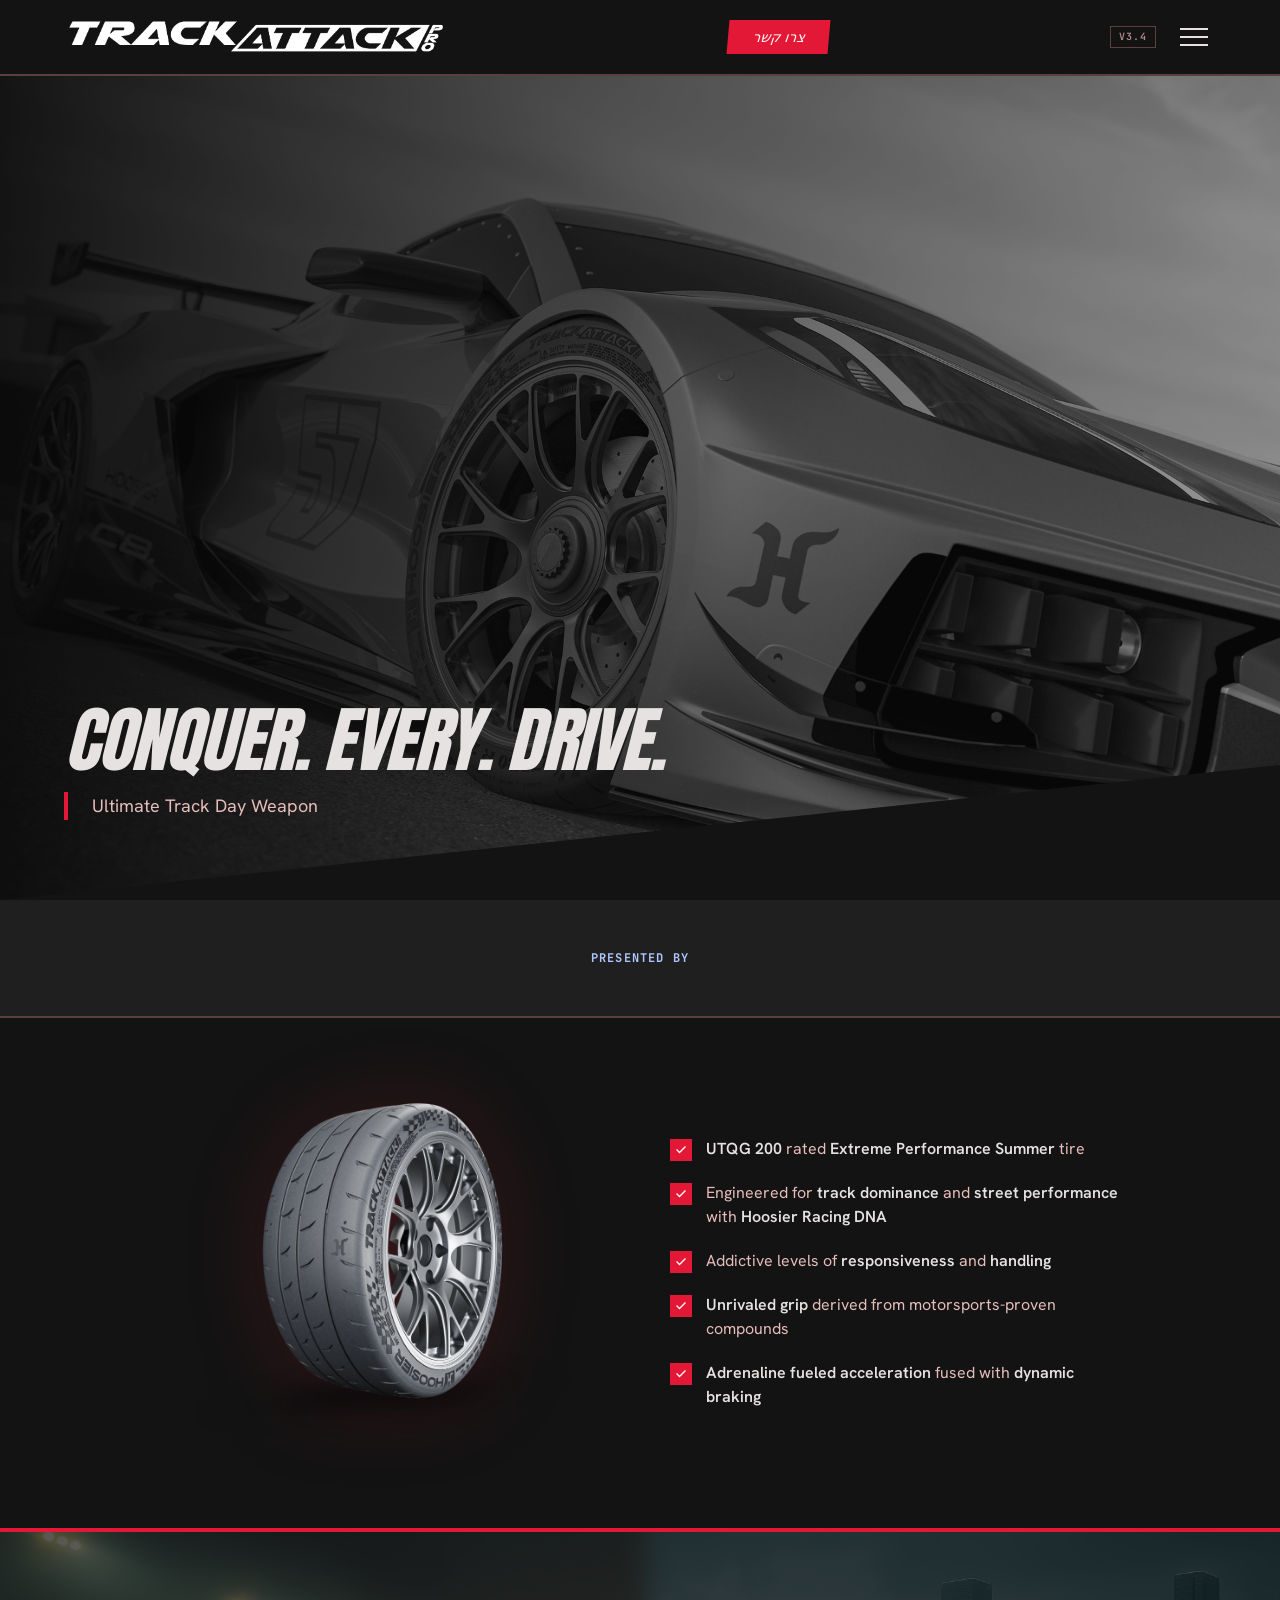
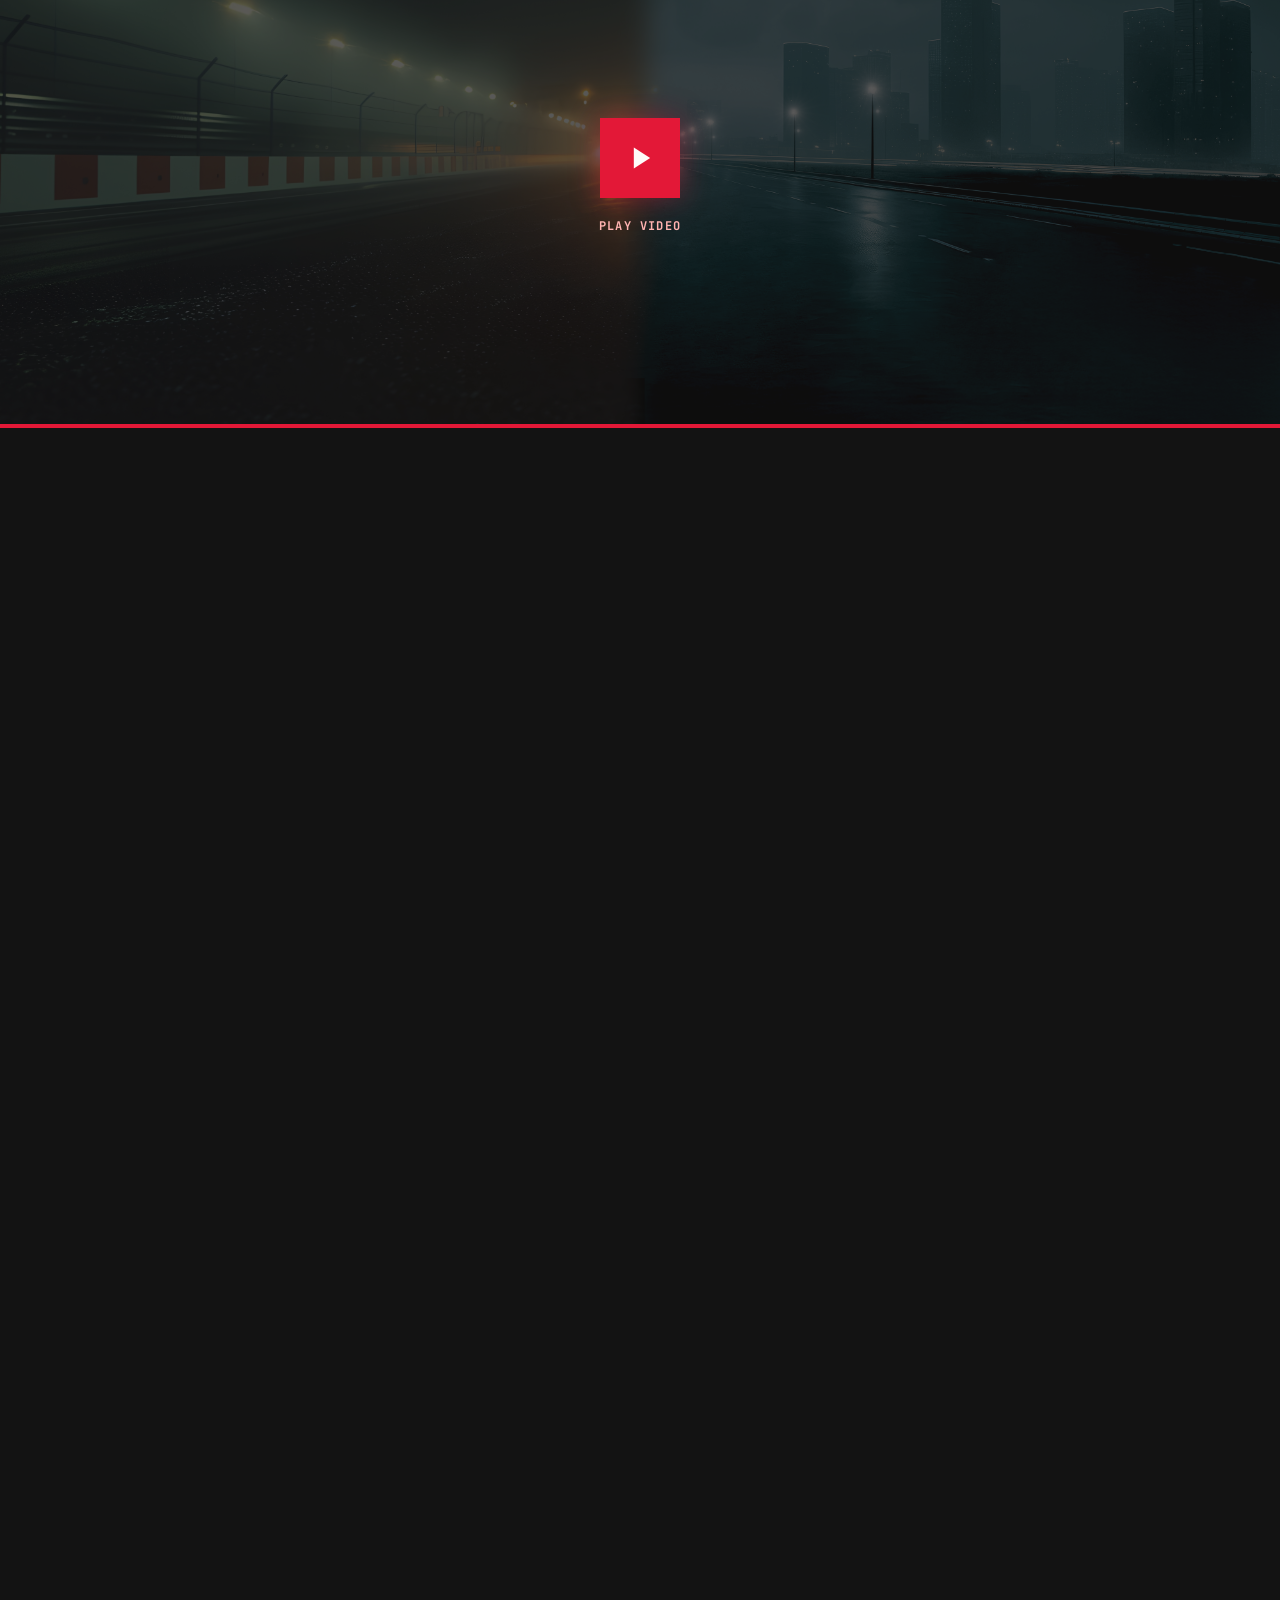
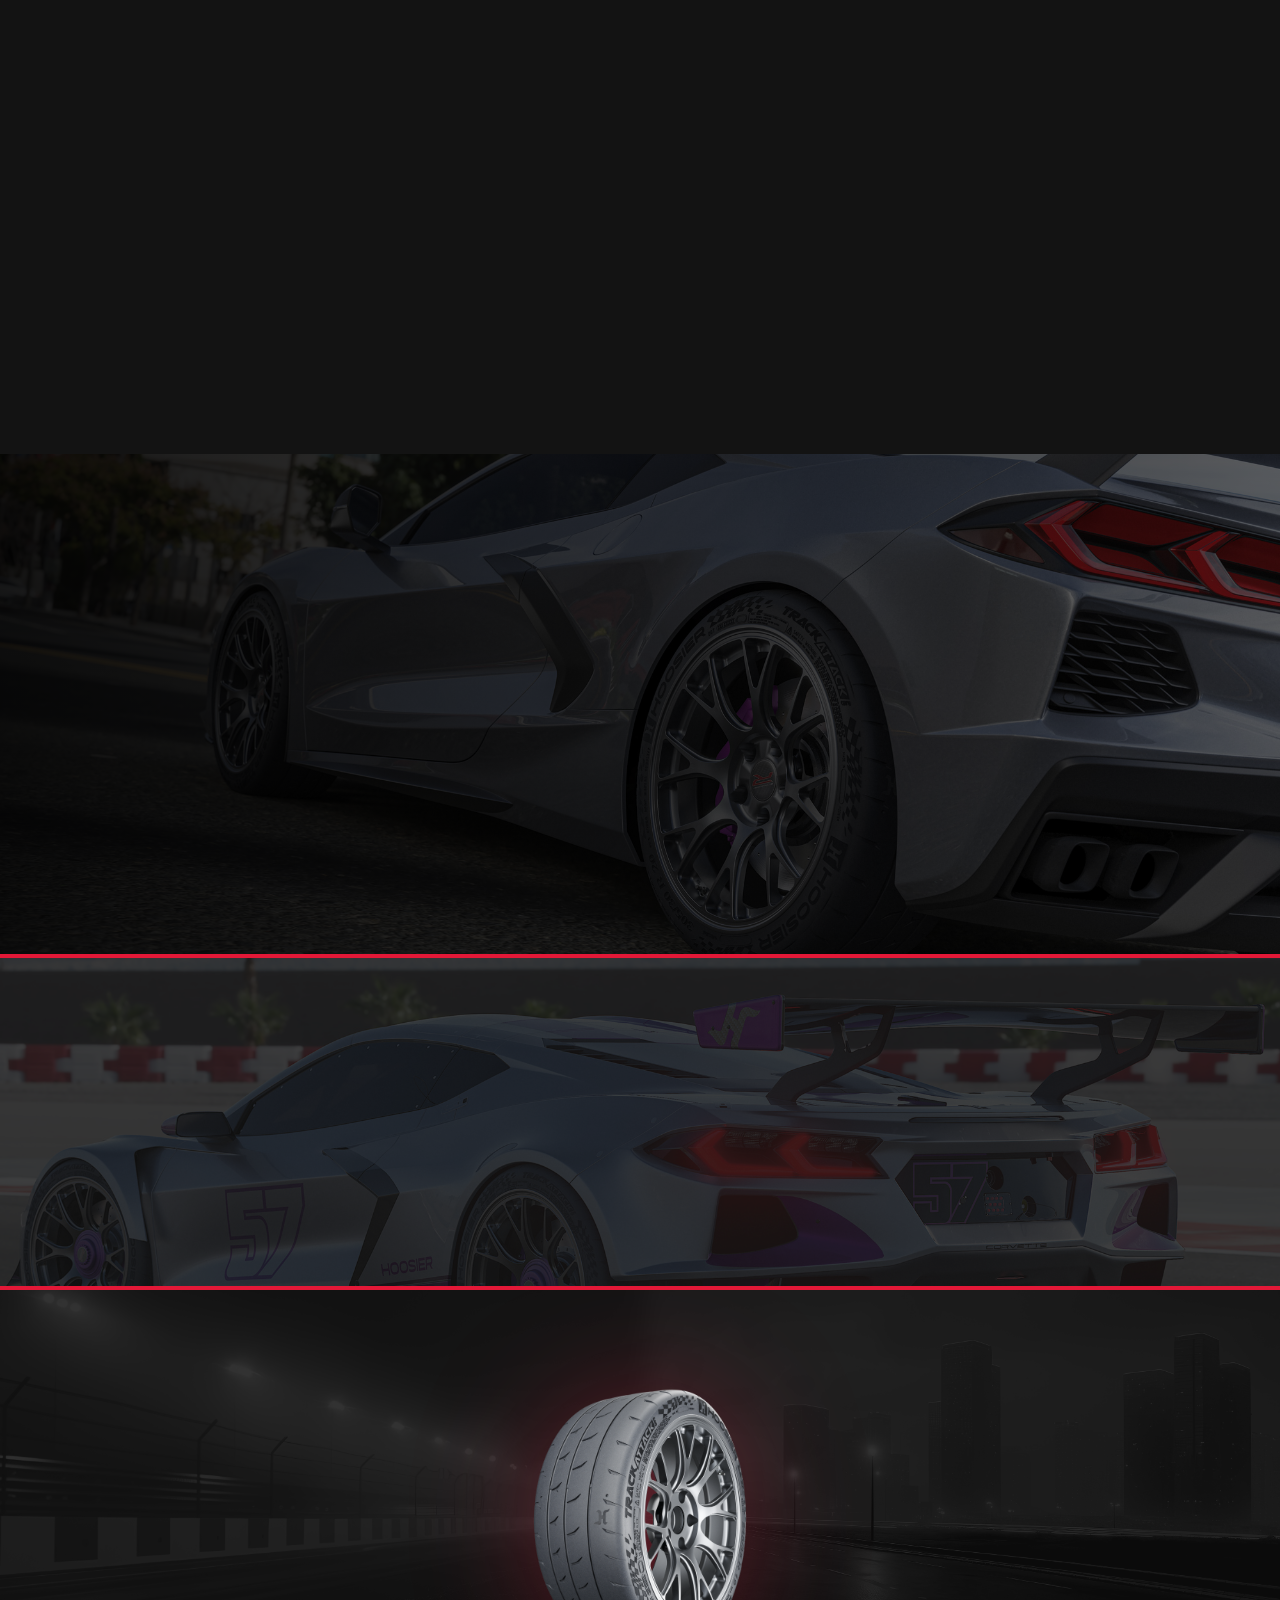
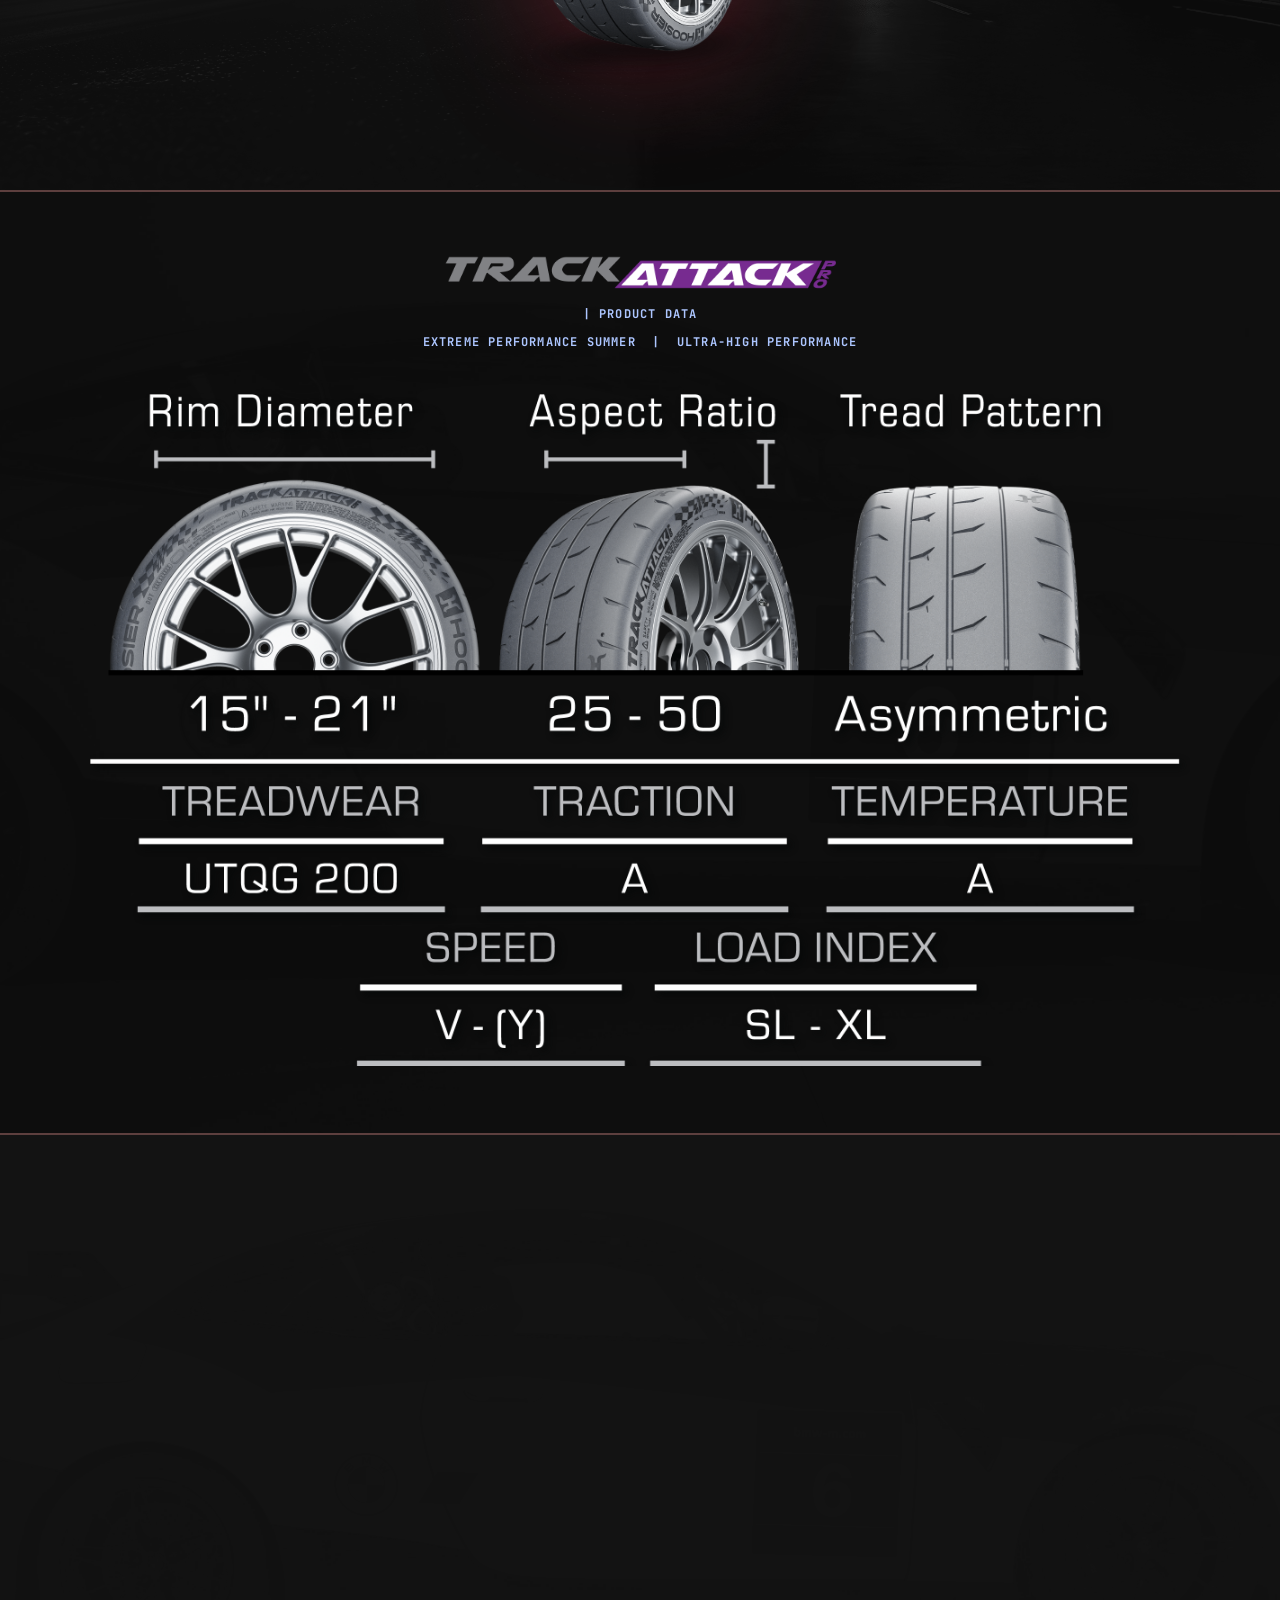
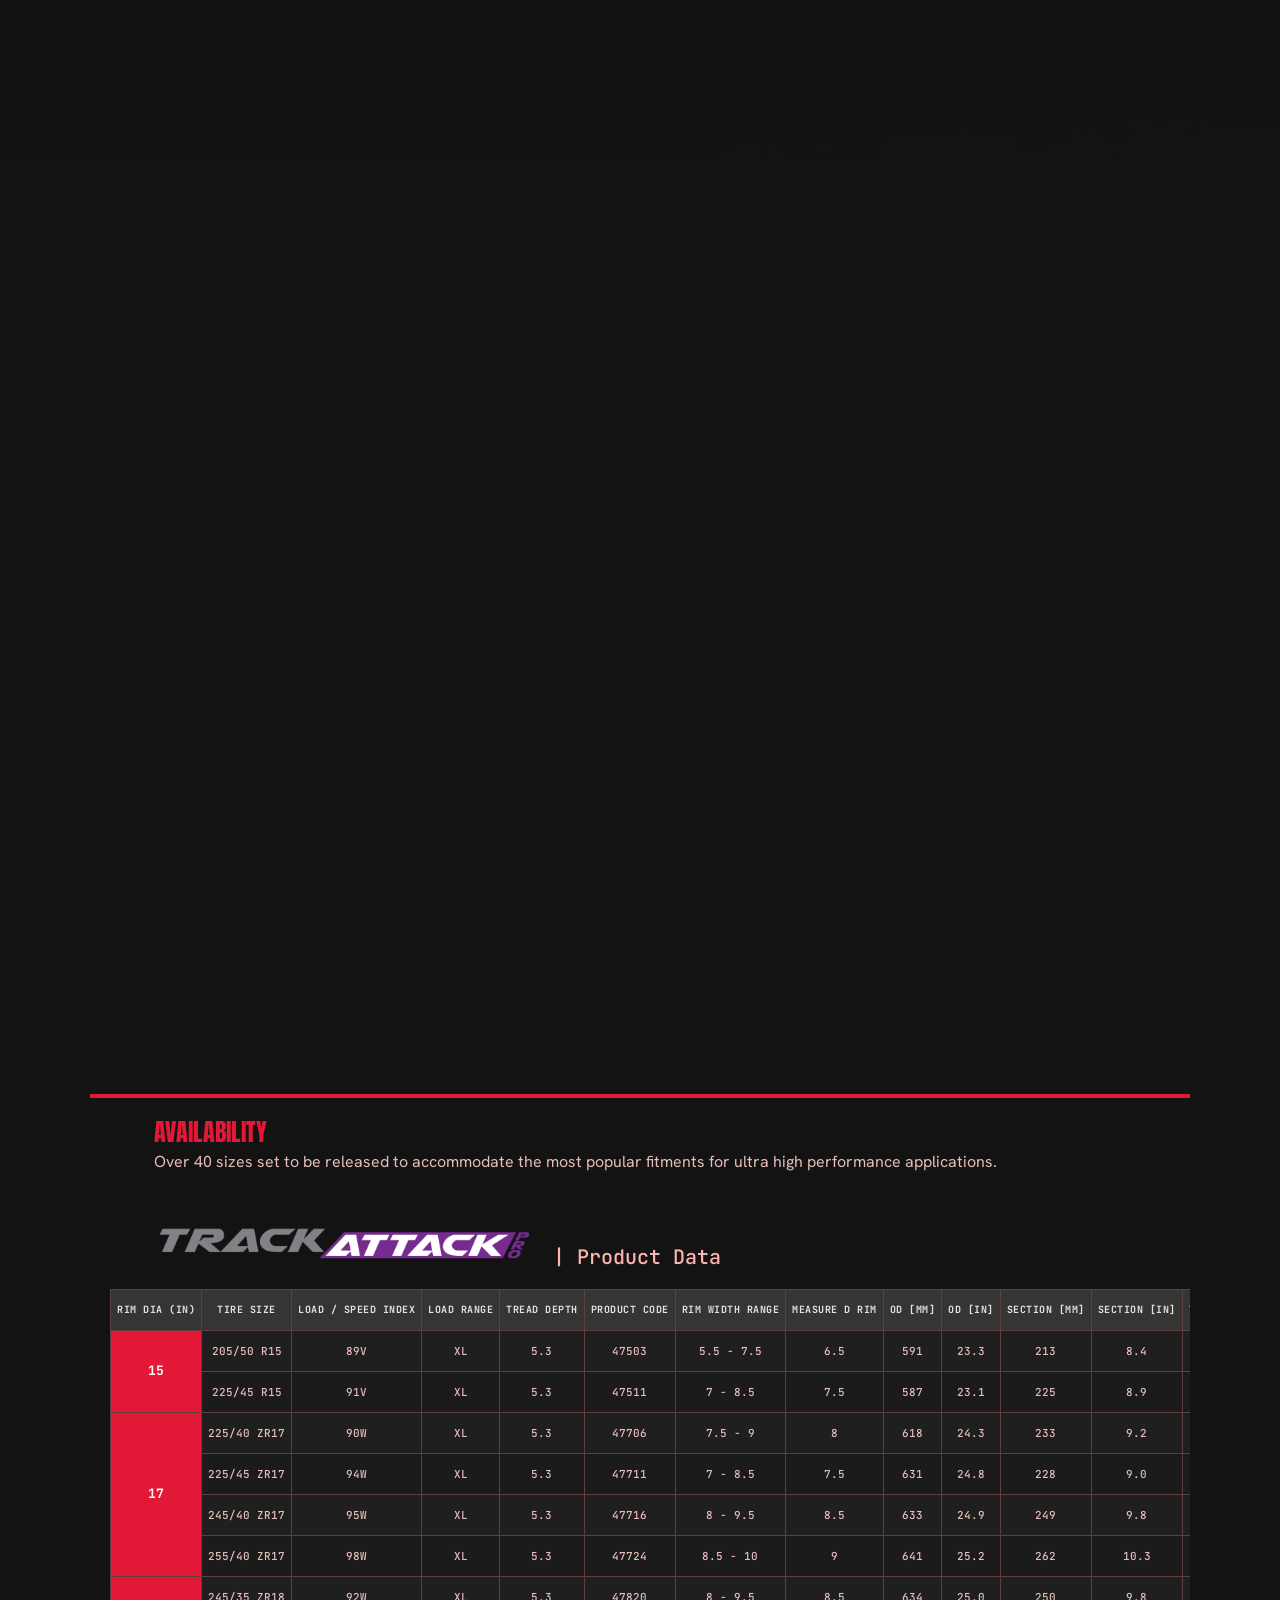
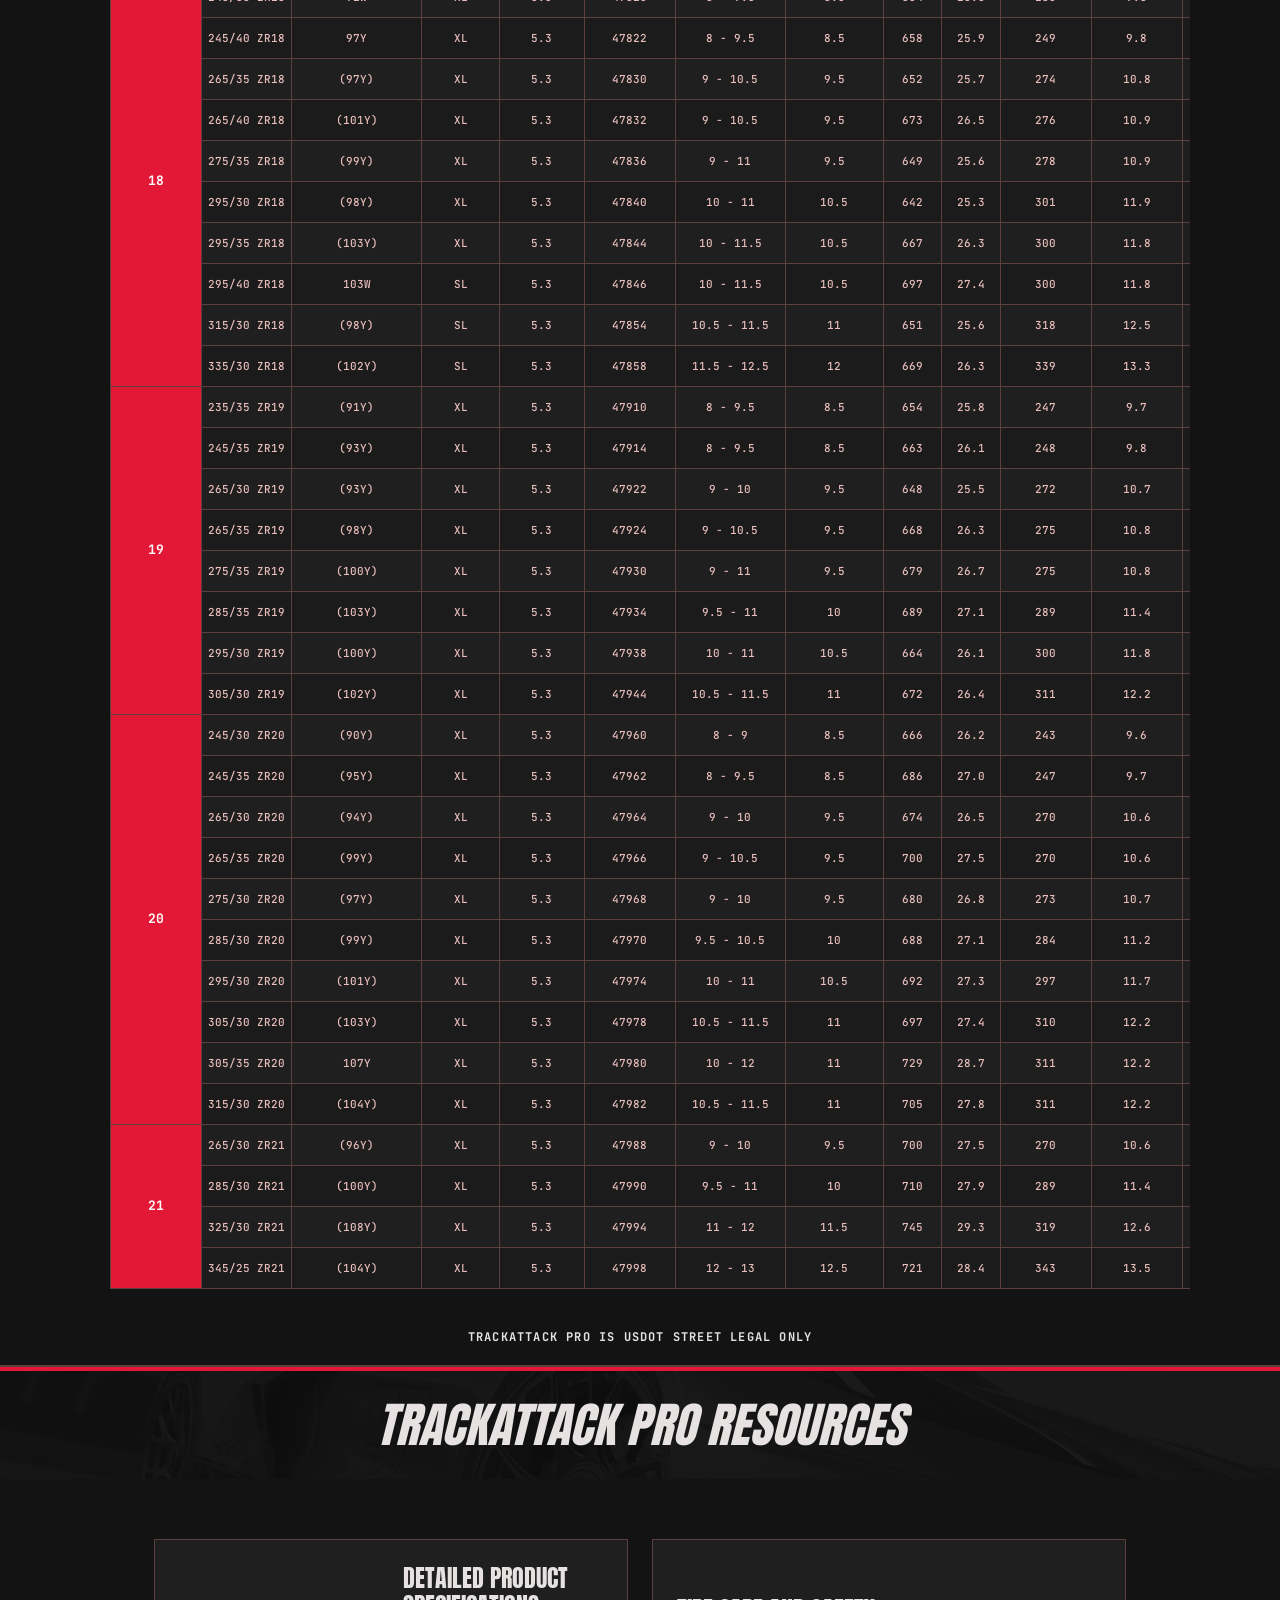
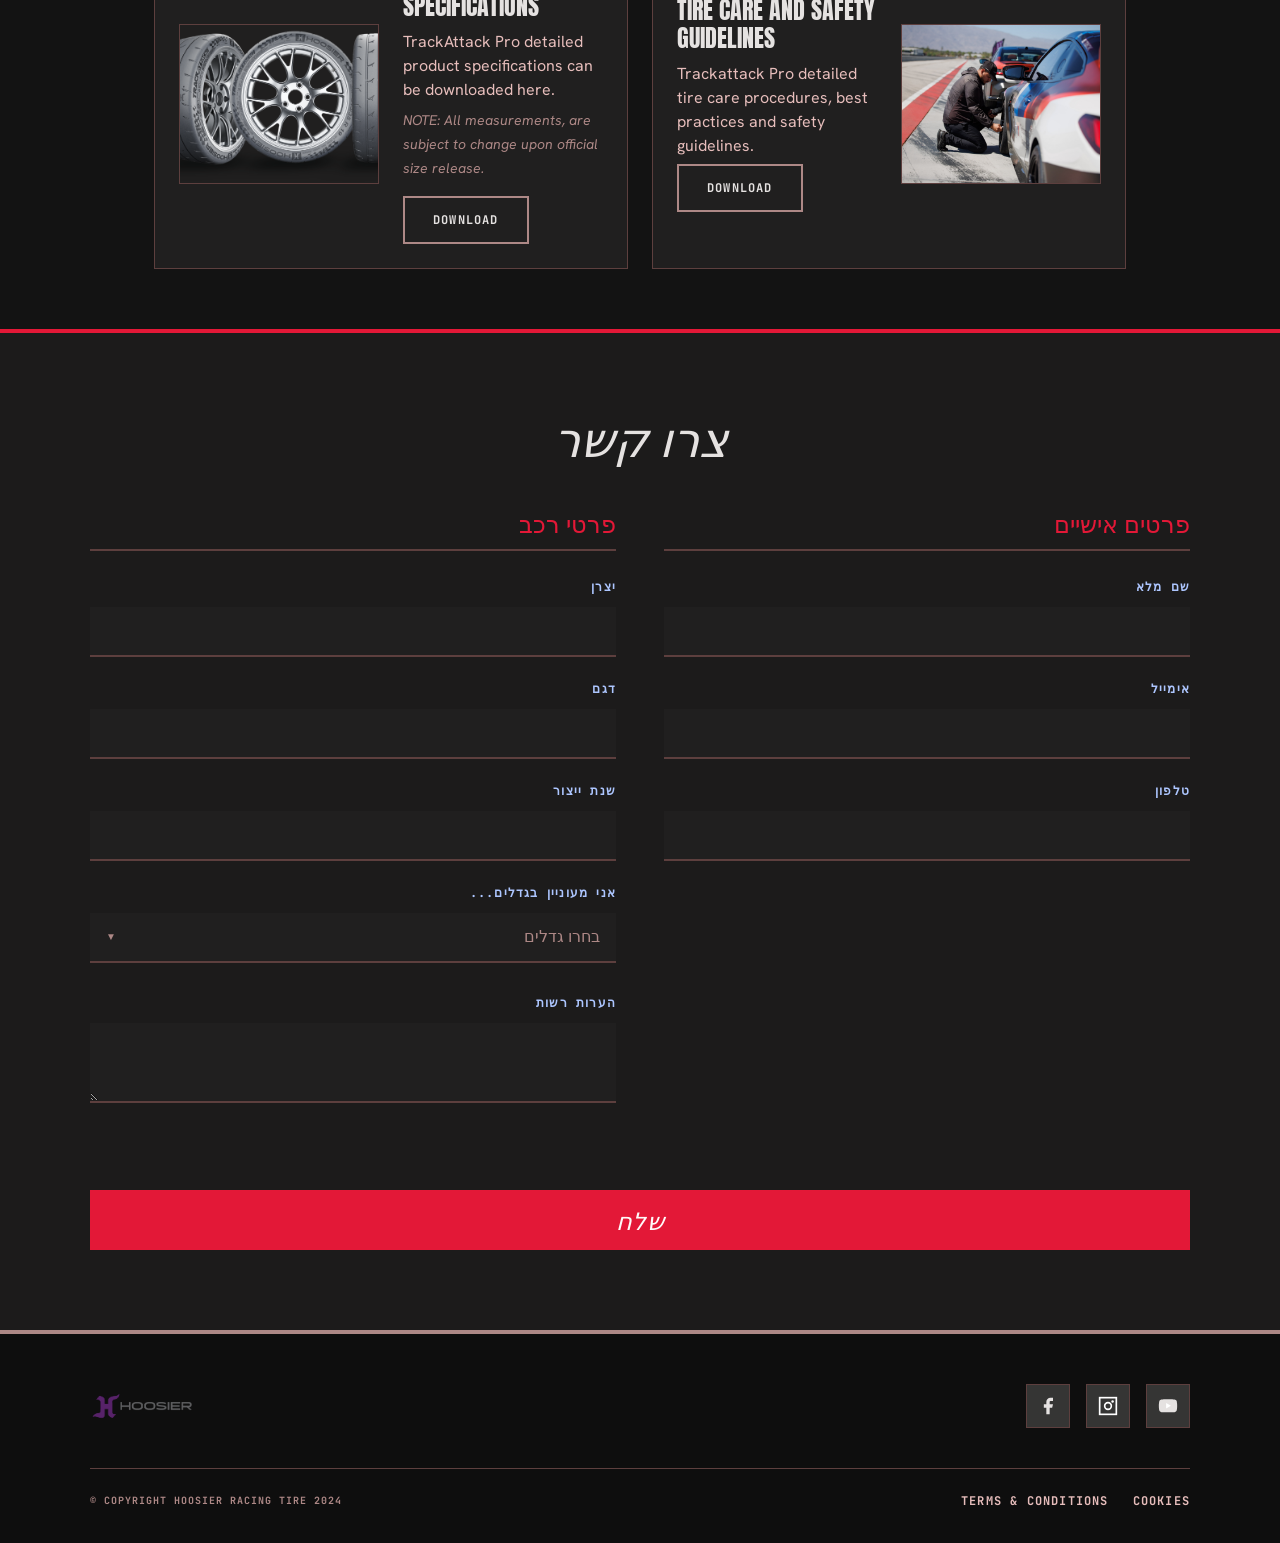
<file: index.html>
<!DOCTYPE html>
<html class="dark" lang="en">
<head>
<meta charset="UTF-8">
<meta name="viewport" content="width=device-width, initial-scale=1.0">
<title>TrackAttackPro – Conquer. Every. Drive.</title>
<link rel="preconnect" href="https://fonts.googleapis.com">
<link rel="preconnect" href="https://fonts.gstatic.com" crossorigin>
<link href="https://fonts.googleapis.com/css2?family=Anton&family=Hanken+Grotesk:ital,wght@0,100..900;1,100..900&family=JetBrains+Mono:ital,wght@0,100..800;1,100..800&display=swap" rel="stylesheet">
<style>
*, *::before, *::after { margin: 0; padding: 0; box-sizing: border-box; }

:root {
  /* Surface */
  --surface: #131313;
  --surface-dim: #131313;
  --surface-bright: #3a3939;
  --surface-container-lowest: #0e0e0e;
  --surface-container-low: #1c1b1b;
  --surface-container: #201f1f;
  --surface-container-high: #2a2a2a;
  --surface-container-highest: #353534;
  /* On Surface */
  --on-surface: #e5e2e1;
  --on-surface-variant: #e6bdbb;
  --inverse-surface: #e5e2e1;
  --inverse-on-surface: #313030;
  /* Outline */
  --outline: #ad8886;
  --outline-variant: #5d3f3e;
  /* Primary */
  --primary: #ffb3b1;
  --on-primary: #680011;
  --primary-container: #e31837;
  --on-primary-container: #fffaf9;
  --inverse-primary: #bf0029;
  /* Secondary */
  --secondary: #adc6ff;
  --on-secondary: #002e69;
  --secondary-container: #4b8eff;
  /* Tertiary */
  --tertiary: #c6c6cf;
  --on-tertiary: #2f3037;
  --tertiary-container: #72737b;
  --on-tertiary-container: #fcfaff;
  /* Error */
  --error: #ffb4ab;
  --error-container: #93000a;
  /* Background */
  --background: #131313;
  --on-background: #e5e2e1;
  --surface-variant: #353534;
  /* Spacing */
  --unit: 4px;
  --gutter: 24px;
  --margin-desktop: 64px;
  --margin-mobile: 20px;
  --container-max: 1100px;
}

html { scroll-behavior: smooth; }

body {
  font-family: 'Hanken Grotesk', sans-serif;
  font-size: 16px;
  line-height: 24px;
  color: var(--on-background);
  background: var(--background);
  overflow-x: hidden;
  -webkit-font-smoothing: antialiased;
}

/* Carbon fiber pattern utility */
.carbon-pattern {
  background-color: var(--surface);
  background-image: linear-gradient(45deg, #1a1a1a 25%, transparent 25%, transparent 75%, #1a1a1a 75%, #1a1a1a),
                    linear-gradient(45deg, #1a1a1a 25%, transparent 25%, transparent 75%, #1a1a1a 75%, #1a1a1a);
  background-size: 4px 4px;
  background-position: 0 0, 2px 2px;
}

/* Impact line utility */
.impact-line {
  height: 4px;
  background-color: var(--primary-container);
}

/* ─── HEADER ─── */
header {
  position: fixed;
  top: 0; left: 0; right: 0;
  z-index: 100;
  display: flex;
  align-items: center;
  justify-content: space-between;
  padding: 16px var(--margin-mobile);
  border-bottom: 2px solid var(--outline-variant);
  background: var(--background);
  transition: background 0.3s, padding 0.3s;
}

@media (min-width: 768px) {
  header { padding: 16px var(--margin-desktop); }
}

header.scrolled {
  background: rgba(19,19,19,0.95);
  backdrop-filter: blur(10px);
}

.logo {
  font-family: 'Anton', sans-serif;
  font-weight: 400;
  font-style: italic;
  font-size: 24px;
  color: var(--on-surface);
  text-transform: uppercase;
  letter-spacing: -0.02em;
  text-decoration: none;
}

.logo span {
  color: var(--primary-container);
}

.cta-btn {
  font-family: 'Anton', sans-serif;
  font-weight: 400;
  font-style: italic;
  font-size: 14px;
  line-height: 1;
  letter-spacing: 0.02em;
  text-transform: uppercase;
  text-decoration: none;
  color: var(--on-primary-container);
  background: var(--primary-container);
  padding: 10px 24px;
  border: none;
  cursor: pointer;
  white-space: nowrap;
  transform: skewX(-5deg);
  transition: background 0.3s, color 0.3s;
}

.cta-btn:hover {
  background: var(--secondary-container);
  color: var(--on-primary-container);
}

.header-right {
  display: flex;
  align-items: center;
  gap: 16px;
}

.version-badge {
  font-family: 'JetBrains Mono', monospace;
  font-size: 10px;
  font-weight: 700;
  line-height: 16px;
  letter-spacing: 0.1em;
  color: var(--outline);
  text-transform: uppercase;
  padding: 2px 8px;
  border: 1px solid var(--outline-variant);
  white-space: nowrap;
  transition: color 0.3s, border-color 0.3s;
}

.hamburger {
  display: flex;
  flex-direction: column;
  gap: 6px;
  cursor: pointer;
  padding: 8px;
}

.hamburger span {
  display: block;
  width: 28px;
  height: 2px;
  background: var(--on-surface);
  transition: 0.3s;
}

/* ─── HERO ─── */
.hero {
  position: relative;
  height: 100vh;
  min-height: 700px;
  display: flex;
  flex-direction: column;
  justify-content: flex-end;
  padding: 80px var(--margin-desktop);
  overflow: hidden;
  clip-path: polygon(0 0, 100% 0, 100% 85%, 0% 100%);
}

.hero-bg {
  position: absolute;
  inset: 0;
  background: url('images/racetrack_camera_03.jpg') center/cover no-repeat;
  z-index: 0;
  filter: grayscale(100%);
  opacity: 0.6;
  transition: filter 1s, opacity 1s;
}

.hero:hover .hero-bg {
  filter: grayscale(0%);
  opacity: 0.7;
}

.hero-bg::after {
  content: '';
  position: absolute;
  inset: 0;
  background: linear-gradient(to right, rgba(0,0,0,0.9) 0%, rgba(0,0,0,0.4) 50%, transparent 100%);
}

.hero-content {
  position: relative;
  z-index: 1;
  max-width: 700px;
}

.hero h1 {
  font-family: 'Anton', sans-serif;
  font-weight: 400;
  font-style: italic;
  font-size: clamp(36px, 8vw, 72px);
  line-height: 1;
  letter-spacing: -0.02em;
  color: var(--on-surface);
  text-transform: uppercase;
  margin-bottom: 16px;
  opacity: 0;
  transform: translateY(40px);
  animation: heroReveal 1s ease-out 0.3s forwards;
}

.hero .subtitle {
  font-family: 'Hanken Grotesk', sans-serif;
  font-size: 18px;
  line-height: 28px;
  color: var(--on-surface-variant);
  border-left: 4px solid var(--primary-container);
  padding-left: var(--gutter);
  opacity: 0;
  transform: translateY(20px);
  animation: heroReveal 1s ease-out 0.6s forwards;
}

@keyframes heroReveal {
  to { opacity: 1; transform: translateY(0); }
}

/* ─── PRESENTED BY ─── */
.presented-by {
  text-align: center;
  padding: 50px var(--margin-mobile);
  background: var(--surface-container);
  border-bottom: 2px solid var(--outline-variant);
}

.presented-by p {
  font-family: 'JetBrains Mono', monospace;
  font-size: 12px;
  font-weight: 700;
  line-height: 16px;
  letter-spacing: 0.1em;
  color: var(--secondary);
  text-transform: uppercase;
}

/* ─── FEATURES SECTION ─── */
.features {
  display: flex;
  align-items: center;
  gap: 60px;
  max-width: var(--container-max);
  margin: 0 auto;
  padding: 80px var(--margin-desktop);
}

.features-image {
  flex: 1;
  display: flex;
  justify-content: center;
}

.tire-render {
  width: 420px;
  height: 350px;
  background: url('images/Tire-angle-lrg.png') center/contain no-repeat;
  filter: drop-shadow(0 0 40px rgba(227,24,55,0.15));
}

.features-list {
  flex: 1;
  list-style: none;
  display: flex;
  flex-direction: column;
  gap: 20px;
}

.features-list li {
  display: flex;
  align-items: flex-start;
  gap: 14px;
  font-family: 'Hanken Grotesk', sans-serif;
  font-size: 16px;
  line-height: 24px;
  color: var(--on-surface-variant);
}

.features-list li strong {
  color: var(--on-surface);
  font-weight: 600;
}

.check-icon {
  flex-shrink: 0;
  width: 22px;
  height: 22px;
  background: var(--primary-container);
  display: flex;
  align-items: center;
  justify-content: center;
  margin-top: 2px;
}

.check-icon svg {
  width: 12px;
  height: 12px;
  fill: none;
  stroke: var(--on-primary-container);
  stroke-width: 2.5;
  stroke-linecap: square;
  stroke-linejoin: miter;
}

/* ─── VIDEO SECTION ─── */
.video-section {
  position: relative;
  height: 500px;
  display: flex;
  align-items: center;
  justify-content: center;
  background: url('images/Tire-angle-lrg-web-no-text.jpg') center/cover no-repeat;
  overflow: hidden;
  border-top: 4px solid var(--primary-container);
  border-bottom: 4px solid var(--primary-container);
}

.video-section::before {
  content: '';
  position: absolute;
  inset: 0;
  background: rgba(19,19,19,0.7);
}

.play-btn {
  position: relative;
  z-index: 1;
  width: 80px;
  height: 80px;
  background: var(--primary-container);
  border: none;
  cursor: pointer;
  display: flex;
  align-items: center;
  justify-content: center;
  transition: transform 0.3s, box-shadow 0.3s;
  box-shadow: 0 0 30px rgba(227,24,55,0.4);
}

.play-btn:hover {
  transform: scale(1.1);
  background: var(--secondary-container);
  box-shadow: 0 0 40px rgba(75,142,255,0.4);
}

.play-btn svg {
  width: 28px;
  height: 28px;
  fill: var(--on-primary-container);
  margin-left: 4px;
}

.play-label {
  position: relative;
  z-index: 1;
  margin-top: 16px;
  font-family: 'JetBrains Mono', monospace;
  font-size: 12px;
  font-weight: 700;
  letter-spacing: 0.1em;
  text-transform: uppercase;
  color: var(--primary);
}

.video-inner {
  display: flex;
  flex-direction: column;
  align-items: center;
}

/* ─── TECHNOLOGY CALLOUTS ─── */
.tech-callouts {
  position: relative;
  padding: 100px var(--margin-desktop);
  overflow: hidden;
  background-color: var(--surface-container-low);
  background-image: linear-gradient(45deg, #1a1a1a 25%, transparent 25%, transparent 75%, #1a1a1a 75%, #1a1a1a),
                    linear-gradient(45deg, #1a1a1a 25%, transparent 25%, transparent 75%, #1a1a1a 75%, #1a1a1a);
  background-size: 4px 4px;
  background-position: 0 0, 2px 2px;
}

.tech-inner {
  max-width: var(--container-max);
  margin: 0 auto;
  position: relative;
  min-height: 500px;
}

.tire-center {
  width: 320px;
  height: 320px;
  background: url('images/Tire-angle-lrg.png') center/cover;
  margin: 0 auto;
  border: 1px solid var(--outline-variant);
  position: relative;
}

.callout-grid {
  display: grid;
  grid-template-columns: repeat(auto-fit, minmax(250px, 1fr));
  gap: var(--gutter);
  margin-top: 50px;
}

.callout {
  text-align: center;
  padding: var(--gutter);
  border: 1px solid var(--outline-variant);
  background: var(--surface-container);
  transition: border-color 0.3s;
}

.callout:hover {
  border-color: var(--primary-container);
}

.callout-icon {
  width: 48px;
  height: 48px;
  background: var(--primary-container);
  margin: 0 auto 16px;
  display: flex;
  align-items: center;
  justify-content: center;
}

.callout-icon svg {
  width: 20px;
  height: 20px;
  stroke: var(--on-primary-container);
  fill: none;
  stroke-width: 1.5;
  stroke-linecap: square;
}

.callout p {
  font-family: 'Hanken Grotesk', sans-serif;
  font-size: 16px;
  line-height: 24px;
  color: var(--on-surface-variant);
}

.callout strong {
  color: var(--on-surface);
}

/* ─── FOR DRIVERS GALLERY ─── */
.gallery {
  padding: 80px var(--margin-desktop);
  background: var(--surface);
  border-top: 4px solid var(--outline-variant);
}

.gallery-header {
  max-width: 600px;
  margin-bottom: 40px;
}

.gallery-header h2 {
  font-family: 'Anton', sans-serif;
  font-weight: 400;
  font-style: italic;
  font-size: 48px;
  line-height: 48px;
  color: var(--primary-container);
  text-transform: uppercase;
  margin-bottom: 8px;
}

.gallery-header p {
  font-family: 'Hanken Grotesk', sans-serif;
  font-size: 16px;
  line-height: 24px;
  color: var(--on-surface-variant);
}

.gallery-grid {
  display: grid;
  grid-template-columns: 1fr 1fr;
  gap: var(--gutter);
}

.gallery-img {
  width: 100%;
  height: 400px;
  object-fit: cover;
  filter: grayscale(50%);
  transition: filter 0.5s, transform 0.5s;
  border: 1px solid var(--outline-variant);
}

.gallery-img:hover {
  filter: grayscale(0%);
  transform: scale(1.02);
}

/* ─── ABOUT OVERLAY ─── */
.about-overlay {
  position: relative;
  min-height: 500px;
  display: flex;
  align-items: center;
  background: url('images/TAP-2000x1000-master6.jpg') center/cover no-repeat;
}

.about-overlay::before {
  content: '';
  position: absolute;
  inset: 0;
  background: linear-gradient(to right, rgba(0,0,0,0.9) 0%, rgba(0,0,0,0.6) 100%);
}

.about-content {
  position: relative;
  z-index: 1;
  max-width: 550px;
  padding: 80px var(--margin-desktop);
}

.about-content h2 {
  font-family: 'Anton', sans-serif;
  font-weight: 400;
  font-style: italic;
  font-size: 48px;
  line-height: 48px;
  color: var(--on-surface);
  text-transform: uppercase;
  margin-bottom: 20px;
}

.about-content p {
  font-family: 'Hanken Grotesk', sans-serif;
  font-size: 18px;
  line-height: 28px;
  color: var(--on-surface-variant);
  border-left: 4px solid var(--primary-container);
  padding-left: var(--gutter);
}

/* ─── CTA BANNER ─── */
.cta-banner {
  position: relative;
  padding: 80px var(--margin-desktop);
  text-align: center;
  background: url('images/TAP-2000x1000-master-1.jpg') center/cover no-repeat;
  overflow: hidden;
  border-top: 4px solid var(--primary-container);
  border-bottom: 4px solid var(--primary-container);
}

.cta-banner::before {
  content: '';
  position: absolute;
  inset: 0;
  background: rgba(19,19,19,0.8);
}

.cta-banner-content {
  position: relative;
  z-index: 1;
  max-width: 800px;
  margin: 0 auto;
}

.cta-banner h2 {
  font-family: 'Anton', sans-serif;
  font-weight: 400;
  font-style: italic;
  font-size: clamp(24px, 4vw, 48px);
  line-height: 1;
  color: var(--on-surface);
  text-transform: uppercase;
  margin-bottom: 16px;
}

.cta-banner p {
  font-family: 'Hanken Grotesk', sans-serif;
  font-size: 18px;
  line-height: 28px;
  color: var(--on-surface-variant);
  font-style: italic;
}

/* ─── CINEMATIC TIRE ─── */
.cinematic-tire {
  height: 500px;
  display: flex;
  align-items: center;
  justify-content: center;
  position: relative;
  overflow: hidden;
  background: var(--surface-container-lowest);
}

.cinematic-tire::before {
  content: '';
  position: absolute;
  inset: 0;
  background: url('images/Tire-angle-lrg-web-no-text.jpg') center/cover no-repeat;
  opacity: 0.15;
  filter: grayscale(100%);
}

.cinematic-tire-inner {
  position: relative;
  z-index: 1;
  text-align: center;
}

.tire-hero-img {
  width: 350px;
  height: 350px;
  background: url('images/Tire-angle-lrg.png') center/contain no-repeat;
  margin: 0 auto;
  filter: drop-shadow(0 0 60px rgba(227,24,55,0.3));
  animation: floatTire 4s ease-in-out infinite;
}

@keyframes floatTire {
  0%, 100% { transform: translateY(0); }
  50% { transform: translateY(-12px); }
}

/* ─── PRODUCT SPECS SUMMARY ─── */
.specs-summary {
  position: relative;
  padding: 60px var(--margin-desktop);
  background: var(--surface-container-lowest);
  color: var(--on-surface);
  overflow: hidden;
  border-top: 2px solid var(--outline-variant);
  border-bottom: 2px solid var(--outline-variant);
}

.specs-summary::before {
  content: '';
  position: absolute;
  inset: 0;
  background: url('images/IMG_3706.jpg') center/cover no-repeat;
  opacity: 0.08;
  filter: grayscale(100%);
}

.specs-header {
  position: relative;
  z-index: 1;
  text-align: center;
  margin-bottom: 40px;
}

.specs-logo {
  font-family: 'Anton', sans-serif;
  font-weight: 400;
  font-style: italic;
  font-size: 36px;
  text-transform: uppercase;
  letter-spacing: -0.02em;
  color: var(--on-surface);
}

.specs-logo .attack {
  color: var(--primary-container);
}

.specs-logo .divider {
  color: var(--outline);
  margin: 0 12px;
}

.specs-sub {
  font-family: 'JetBrains Mono', monospace;
  font-size: 12px;
  font-weight: 700;
  letter-spacing: 0.1em;
  text-transform: uppercase;
  color: var(--secondary);
  margin-top: 8px;
}

.specs-grid {
  position: relative;
  z-index: 1;
  display: grid;
  grid-template-columns: repeat(3, 1fr);
  gap: 2px;
  max-width: var(--container-max);
  margin: 0 auto;
  background: var(--outline-variant);
  border: 2px solid var(--outline-variant);
}

.spec-item {
  text-align: center;
  padding: 24px 16px;
  background: var(--surface-container);
  transition: background 0.3s;
}

.spec-item:hover {
  background: var(--surface-container-high);
}

.spec-label {
  font-family: 'JetBrains Mono', monospace;
  font-size: 12px;
  font-weight: 700;
  letter-spacing: 0.1em;
  text-transform: uppercase;
  color: var(--secondary);
  margin-bottom: 8px;
}

.spec-value {
  font-family: 'JetBrains Mono', monospace;
  font-weight: 500;
  font-size: 20px;
  line-height: 24px;
  color: var(--on-surface);
}

/* ─── RADAR CHARTS ─── */
.radar-section {
  position: relative;
  padding: 80px var(--margin-desktop);
  overflow: hidden;
  background: var(--surface);
}

.radar-section::before {
  content: '';
  position: absolute;
  inset: 0;
  background: url('images/IMG_3706.jpg') center/cover no-repeat;
  opacity: 0.05;
  filter: grayscale(100%);
}

.radar-grid {
  position: relative;
  z-index: 1;
  display: grid;
  grid-template-columns: 1fr 1fr;
  gap: 60px;
  max-width: 1100px;
  margin: 0 auto;
}

.radar-card {
  text-align: center;
  border: 1px solid var(--outline-variant);
  padding: var(--gutter);
  background: var(--surface-container);
}

.radar-card svg {
  max-width: 100%;
}

.radar-vs {
  display: flex;
  align-items: center;
  justify-content: center;
  gap: 20px;
  margin-top: 20px;
}

.vs-tire {
  display: flex;
  flex-direction: column;
  align-items: center;
  gap: 8px;
}

.vs-tire-name {
  font-family: 'JetBrains Mono', monospace;
  font-weight: 700;
  font-size: 12px;
  text-transform: uppercase;
  letter-spacing: 0.1em;
  padding: 4px 10px;
  background: var(--surface-container-highest);
  color: var(--on-surface);
  border: 1px solid var(--outline-variant);
}

.vs-label {
  font-family: 'Anton', sans-serif;
  font-weight: 400;
  font-size: 24px;
  color: var(--outline);
}

/* ─── H-DNA SECTION ─── */
.hdna-section {
  display: flex;
  align-items: center;
  gap: 60px;
  max-width: 1100px;
  margin: 0 auto;
  padding: 100px var(--margin-desktop);
}

.hdna-image {
  flex: 0 0 340px;
  height: 420px;
  background: var(--surface-container-lowest);
  display: flex;
  flex-direction: column;
  align-items: center;
  justify-content: center;
  gap: 20px;
  padding: 40px;
  border: 1px solid var(--outline-variant);
  position: relative;
  overflow: hidden;
}

.hdna-image::before {
  content: '';
  position: absolute;
  top: -50%;
  left: -50%;
  width: 200%;
  height: 200%;
  background: conic-gradient(from 0deg, transparent, var(--primary-container), transparent, transparent);
  animation: rotateDNA 8s linear infinite;
  opacity: 0.1;
}

@keyframes rotateDNA {
  to { transform: rotate(360deg); }
}

.hdna-logo-text {
  font-family: 'Anton', sans-serif;
  font-weight: 400;
  font-size: 64px;
  color: var(--on-surface);
  position: relative;
  z-index: 1;
}

.hdna-logo-text .h-icon {
  color: var(--primary-container);
}

.dna-helix {
  position: relative;
  z-index: 1;
}

.hdna-content h2 {
  font-family: 'Anton', sans-serif;
  font-weight: 400;
  font-style: italic;
  font-size: 48px;
  line-height: 48px;
  color: var(--on-surface);
  text-transform: uppercase;
  margin-bottom: 20px;
}

.hdna-content p {
  font-family: 'Hanken Grotesk', sans-serif;
  font-size: 18px;
  line-height: 28px;
  color: var(--on-surface-variant);
}

/* ─── TOTAL DOMINANCE ─── */
.dominance {
  padding: 80px var(--margin-desktop);
  max-width: var(--container-max);
  margin: 0 auto;
  border-top: 2px solid var(--outline-variant);
}

.dominance h2 {
  font-family: 'Anton', sans-serif;
  font-weight: 400;
  font-style: italic;
  font-size: 36px;
  line-height: 36px;
  color: var(--on-surface);
  text-transform: uppercase;
  margin-bottom: 20px;
  opacity: 0.7;
}

.dominance p {
  font-family: 'Hanken Grotesk', sans-serif;
  font-size: 16px;
  line-height: 24px;
  color: var(--on-surface-variant);
}

/* ─── AVAILABILITY / DATA TABLE ─── */
.availability-note {
  max-width: var(--container-max);
  margin: 0 auto;
  padding: 20px var(--margin-desktop) 10px;
  border-top: 4px solid var(--primary-container);
}

.availability-note h3 {
  font-family: 'Anton', sans-serif;
  font-weight: 400;
  font-size: 24px;
  line-height: 28px;
  color: var(--primary-container);
  text-transform: uppercase;
  margin-bottom: 4px;
}

.availability-note p {
  font-family: 'Hanken Grotesk', sans-serif;
  font-size: 16px;
  line-height: 24px;
  color: var(--on-surface-variant);
}

.product-data-header {
  max-width: var(--container-max);
  margin: 40px auto 20px;
  padding: 0 var(--margin-desktop);
  display: flex;
  align-items: baseline;
  gap: 20px;
}

.product-data-header .pd-logo {
  font-family: 'Anton', sans-serif;
  font-weight: 400;
  font-style: italic;
  font-size: 32px;
  text-transform: uppercase;
  color: var(--on-surface);
}

.product-data-header .pd-logo .attack {
  color: var(--primary-container);
}

.product-data-header .pd-label {
  font-family: 'JetBrains Mono', monospace;
  font-size: 20px;
  font-weight: 500;
  line-height: 24px;
  color: var(--primary);
}

.table-container {
  max-width: var(--container-max);
  margin: 0 auto;
  padding: 0 var(--margin-mobile) 20px;
  overflow-x: auto;
}

.data-table {
  width: 100%;
  border-collapse: collapse;
  font-family: 'JetBrains Mono', monospace;
  font-size: 11px;
  white-space: nowrap;
}

.data-table thead th {
  background: var(--surface-container-highest);
  color: var(--on-surface);
  padding: 8px 6px;
  text-align: center;
  font-weight: 700;
  font-size: 10px;
  text-transform: uppercase;
  letter-spacing: 0.05em;
  border: 1px solid var(--outline-variant);
  position: sticky;
  top: 0;
}

.data-table tbody td {
  padding: 5px 6px;
  text-align: center;
  border: 1px solid var(--outline-variant);
  font-size: 11px;
  font-weight: 500;
  color: var(--on-surface-variant);
  background: var(--surface-container);
}

.data-table tbody tr:nth-child(even) td {
  background: var(--surface-container-low);
}

.data-table tbody tr:hover td {
  background: var(--surface-container-high);
  color: var(--on-surface);
}

.rim-group td:first-child {
  background: var(--primary-container) !important;
  color: var(--on-primary-container);
  font-weight: 700;
  font-size: 13px;
}

.badge {
  display: inline-block;
  padding: 2px 8px;
  font-family: 'JetBrains Mono', monospace;
  font-size: 10px;
  font-weight: 700;
  text-transform: uppercase;
  letter-spacing: 0.05em;
}

.badge-available {
  background: rgba(76,175,80,0.15);
  color: #66bb6a;
  border: 1px solid rgba(76,175,80,0.3);
}

.badge-upcoming {
  background: rgba(255,179,177,0.1);
  color: var(--primary);
  border: 1px solid rgba(255,179,177,0.2);
}

.usdot-note {
  text-align: center;
  padding: 16px;
  font-family: 'JetBrains Mono', monospace;
  font-size: 12px;
  font-weight: 700;
  letter-spacing: 0.1em;
  text-transform: uppercase;
  color: var(--on-surface);
  border-bottom: 2px solid var(--outline-variant);
}

/* ─── RESOURCES ─── */
.resources-banner {
  background: var(--surface-container-lowest);
  padding: 30px var(--margin-desktop);
  text-align: center;
  position: relative;
  overflow: hidden;
  border-top: 4px solid var(--primary-container);
}

.resources-banner::before {
  content: '';
  position: absolute;
  inset: 0;
  background: url('images/racetrack_camera_03.jpg') center/cover no-repeat;
  opacity: 0.05;
  filter: grayscale(100%);
}

.resources-banner h2 {
  font-family: 'Anton', sans-serif;
  font-weight: 400;
  font-style: italic;
  font-size: 48px;
  line-height: 48px;
  color: var(--on-surface);
  text-transform: uppercase;
  position: relative;
  z-index: 1;
}

.resources-grid {
  display: grid;
  grid-template-columns: 1fr 1fr;
  gap: var(--gutter);
  max-width: 1100px;
  margin: 0 auto;
  padding: 60px var(--margin-desktop);
}

.resource-card {
  display: flex;
  align-items: center;
  gap: var(--gutter);
  padding: var(--gutter);
  background: var(--surface-container);
  border: 1px solid var(--outline-variant);
  transition: border-color 0.3s;
}

.resource-card:hover {
  border-color: var(--primary-container);
}

.resource-img {
  flex: 0 0 200px;
  height: 160px;
  background: url('images/tire-3-views@2x.png') center/cover no-repeat;
  border: 1px solid var(--outline-variant);
}

.resource-img.tech-img {
  background: url('images/LC3_2618.jpg') center/cover no-repeat;
}

.resource-info h3 {
  font-family: 'Anton', sans-serif;
  font-weight: 400;
  font-size: 24px;
  line-height: 28px;
  color: var(--on-surface);
  text-transform: uppercase;
  margin-bottom: 10px;
}

.resource-info p {
  font-family: 'Hanken Grotesk', sans-serif;
  font-size: 16px;
  line-height: 24px;
  color: var(--on-surface-variant);
  margin-bottom: 6px;
}

.resource-info .note {
  font-style: italic;
  font-size: 14px;
  color: var(--outline);
  margin-bottom: 16px;
}

.download-btn {
  display: inline-block;
  padding: 10px 28px;
  border: 2px solid var(--outline);
  background: transparent;
  font-family: 'JetBrains Mono', monospace;
  font-size: 12px;
  font-weight: 700;
  letter-spacing: 0.1em;
  text-transform: uppercase;
  cursor: pointer;
  transition: all 0.3s;
  color: var(--on-surface);
  text-decoration: none;
}

.download-btn:hover {
  background: var(--primary-container);
  color: var(--on-primary-container);
  border-color: var(--primary-container);
}

/* ─── CONTACT FORM ─── */
.contact-section {
  padding: 80px var(--margin-desktop);
  background: var(--surface-container-low);
  border-top: 4px solid var(--primary-container);
  direction: rtl;
}

.contact-inner {
  max-width: var(--container-max);
  margin: 0 auto;
}

.contact-section h2 {
  font-family: 'Anton', sans-serif;
  font-weight: 400;
  font-style: italic;
  font-size: 48px;
  line-height: 48px;
  color: var(--on-surface);
  text-align: center;
  margin-bottom: 48px;
}

.contact-form {
  display: grid;
  grid-template-columns: 1fr 1fr;
  gap: 48px;
}

.form-group-title {
  font-family: 'Anton', sans-serif;
  font-weight: 400;
  font-size: 24px;
  line-height: 28px;
  color: var(--primary-container);
  margin-bottom: 24px;
  padding-bottom: 12px;
  border-bottom: 2px solid var(--outline-variant);
}

.form-field {
  margin-bottom: 20px;
}

.form-field label {
  display: block;
  font-family: 'JetBrains Mono', monospace;
  font-size: 12px;
  font-weight: 700;
  letter-spacing: 0.1em;
  text-transform: uppercase;
  color: var(--secondary);
  margin-bottom: 8px;
}

.form-field input,
.form-field textarea {
  width: 100%;
  padding: 12px 16px;
  background: var(--surface-container);
  border: none;
  border-bottom: 2px solid var(--outline-variant);
  color: var(--on-surface);
  font-family: 'Hanken Grotesk', sans-serif;
  font-size: 16px;
  line-height: 24px;
  direction: rtl;
  transition: border-color 0.3s, box-shadow 0.3s;
  outline: none;
}

.form-field input:focus,
.form-field textarea:focus {
  border-bottom-color: var(--primary-container);
  box-shadow: 0 2px 0 0 var(--primary-container);
}

.form-field input::placeholder,
.form-field textarea::placeholder {
  color: var(--outline);
}

.form-field textarea {
  min-height: 180px;
  resize: vertical;
}

/* Multi-select dropdown */
.multiselect-wrapper {
  position: relative;
}

.multiselect-trigger {
  width: 100%;
  padding: 12px 16px;
  background: var(--surface-container);
  border: none;
  border-bottom: 2px solid var(--outline-variant);
  color: var(--outline);
  font-family: 'Hanken Grotesk', sans-serif;
  font-size: 16px;
  line-height: 24px;
  direction: rtl;
  cursor: pointer;
  display: flex;
  align-items: center;
  justify-content: space-between;
  transition: border-color 0.3s;
}

.multiselect-trigger.has-selection {
  color: var(--on-surface);
}

.multiselect-trigger:hover,
.multiselect-trigger.open {
  border-bottom-color: var(--primary-container);
}

.multiselect-trigger .arrow {
  font-size: 10px;
  transition: transform 0.3s;
  color: var(--outline);
}

.multiselect-trigger.open .arrow {
  transform: rotate(180deg);
}

.multiselect-dropdown {
  display: none;
  position: absolute;
  top: 100%;
  right: 0;
  left: 0;
  z-index: 20;
  max-height: 280px;
  overflow-y: auto;
  background: var(--surface-container-high);
  border: 1px solid var(--outline-variant);
  border-top: none;
}

.multiselect-dropdown.open {
  display: block;
}

.multiselect-dropdown label {
  display: flex;
  align-items: center;
  gap: 10px;
  padding: 10px 16px;
  cursor: pointer;
  font-family: 'JetBrains Mono', monospace;
  font-size: 13px;
  font-weight: 500;
  color: var(--on-surface-variant);
  transition: background 0.15s;
  direction: rtl;
  letter-spacing: 0;
  text-transform: none;
  margin-bottom: 0;
}

.multiselect-dropdown label:hover {
  background: var(--surface-container-highest);
}

.multiselect-dropdown input[type="checkbox"] {
  width: 16px;
  height: 16px;
  accent-color: var(--primary-container);
  cursor: pointer;
  flex-shrink: 0;
}

.selected-tags {
  display: flex;
  flex-wrap: wrap;
  gap: 6px;
  margin-top: 8px;
}

.selected-tag {
  display: inline-flex;
  align-items: center;
  gap: 6px;
  padding: 4px 10px;
  background: var(--surface-container-highest);
  border: 1px solid var(--outline-variant);
  font-family: 'JetBrains Mono', monospace;
  font-size: 11px;
  font-weight: 700;
  color: var(--on-surface);
}

.selected-tag .remove-tag {
  cursor: pointer;
  color: var(--primary-container);
  font-size: 14px;
  line-height: 1;
}

.selected-tag .remove-tag:hover {
  color: var(--primary);
}

.submit-btn {
  display: block;
  width: 100%;
  padding: 16px 40px;
  margin-top: 12px;
  background: var(--primary-container);
  color: var(--on-primary-container);
  border: none;
  cursor: pointer;
  font-family: 'Anton', sans-serif;
  font-weight: 400;
  font-style: italic;
  font-size: 24px;
  line-height: 28px;
  text-transform: uppercase;
  letter-spacing: 0.02em;
  transition: background 0.3s;
}

.submit-btn:hover {
  background: var(--secondary-container);
}

.form-success {
  display: none;
  text-align: center;
  padding: 40px;
  border: 2px solid var(--primary-container);
  background: var(--surface-container);
}

.form-success.visible {
  display: block;
}

.form-success p {
  font-family: 'Hanken Grotesk', sans-serif;
  font-size: 18px;
  line-height: 28px;
  color: var(--on-surface);
}

@media (max-width: 900px) {
  .contact-form { grid-template-columns: 1fr; gap: 32px; }
}

/* ─── FOOTER ─── */
footer {
  border-top: 4px solid var(--outline);
  padding: 50px var(--margin-desktop) 30px;
  background: var(--surface-container-lowest);
}

.footer-inner {
  max-width: 1100px;
  margin: 0 auto;
  display: flex;
  align-items: center;
  justify-content: space-between;
  margin-bottom: 40px;
}

.footer-logo {
  display: flex;
  align-items: center;
  gap: 12px;
  text-decoration: none;
}

.footer-logo-icon {
  width: 48px;
  height: 48px;
  display: flex;
  align-items: center;
  justify-content: center;
}

.footer-logo-text {
  font-family: 'Anton', sans-serif;
  font-weight: 400;
  font-size: 28px;
  color: var(--outline);
  letter-spacing: 4px;
}

.social-icons {
  display: flex;
  gap: 16px;
}

.social-icons a {
  width: 44px;
  height: 44px;
  background: var(--surface-container-highest);
  border: 1px solid var(--outline-variant);
  display: flex;
  align-items: center;
  justify-content: center;
  transition: all 0.3s;
  text-decoration: none;
}

.social-icons a:hover {
  background: var(--primary-container);
  border-color: var(--primary-container);
}

.social-icons svg {
  width: 20px;
  height: 20px;
  fill: var(--on-surface);
}

.footer-bottom {
  max-width: 1100px;
  margin: 0 auto;
  display: flex;
  align-items: center;
  justify-content: space-between;
  padding-top: 20px;
  border-top: 1px solid var(--outline-variant);
}

.footer-bottom p {
  font-family: 'JetBrains Mono', monospace;
  font-size: 10px;
  font-weight: 700;
  letter-spacing: 0.1em;
  color: var(--outline);
  text-transform: uppercase;
}

.footer-links {
  display: flex;
  gap: 24px;
}

.footer-links a {
  font-family: 'JetBrains Mono', monospace;
  font-size: 12px;
  font-weight: 700;
  letter-spacing: 0.1em;
  color: var(--on-surface-variant);
  text-decoration: none;
  text-transform: uppercase;
  transition: color 0.3s;
}

.footer-links a:hover {
  color: var(--primary);
}

/* ─── SCROLL ANIMATIONS ─── */
.reveal {
  opacity: 0;
  transform: translateY(30px);
  transition: opacity 0.8s ease, transform 0.8s ease;
}

.reveal.visible {
  opacity: 1;
  transform: translateY(0);
}

/* ─── RESPONSIVE ─── */
@media (max-width: 900px) {
  .features { flex-direction: column; padding: 60px var(--margin-mobile); }
  .tire-render { width: 280px; height: 230px; }
  .gallery-grid { grid-template-columns: 1fr; }
  .radar-grid { grid-template-columns: 1fr; }
  .hdna-section { flex-direction: column; padding: 60px var(--margin-mobile); }
  .hdna-image { flex: none; width: 100%; height: 300px; }
  .resources-grid { grid-template-columns: 1fr; }
  .resource-card { flex-direction: column; }
  .resource-img { flex: none; width: 100%; height: 200px; }
  .footer-inner { flex-direction: column; gap: 24px; }
  .footer-bottom { flex-direction: column; gap: 12px; text-align: center; }
  .specs-grid { grid-template-columns: repeat(2, 1fr); }
}

@media (max-width: 600px) {
  header { padding: 16px var(--margin-mobile); }
  .hero { padding: 60px var(--margin-mobile); clip-path: polygon(0 0, 100% 0, 100% 92%, 0% 100%); }
  .logo { font-size: 20px; }
  .hero h1 { font-size: 36px; line-height: 36px; }
  .gallery-header h2 { font-size: 36px; line-height: 36px; }
  .specs-grid { grid-template-columns: 1fr; }
  .callout-grid { grid-template-columns: 1fr; }
  .about-content { padding: 40px var(--margin-mobile); }
}
</style>
</head>
<body>

<!-- HEADER -->
<header id="header">
  <a href="#" class="logo"><img src="images/TAP-Logo_white.png" alt="TrackAttack Pro" style="height:40px;width:auto;"></a>
  <a href="#contact" class="cta-btn">&#1510;&#1512;&#1493; &#1511;&#1513;&#1512;</a>
  <div class="header-right">
    <div class="version-badge">v3.4</div>
    <div class="hamburger" aria-label="Menu">
      <span></span><span></span><span></span>
    </div>
  </div>
</header>

<!-- HERO -->
<section class="hero">
  <div class="hero-bg"></div>
  <div class="hero-content">
    <h1>Conquer. Every. Drive.</h1>
    <p class="subtitle">Ultimate Track Day Weapon</p>
  </div>
</section>

<!-- PRESENTED BY -->
<div class="presented-by">
  <p>Presented By</p>
</div>

<!-- FEATURES -->
<section class="features reveal">
  <div class="features-image">
    <div class="tire-render"></div>
  </div>
  <ul class="features-list">
    <li>
      <div class="check-icon"><svg viewBox="0 0 24 24"><polyline points="20 6 9 17 4 12"/></svg></div>
      <div><strong>UTQG 200</strong> rated <strong>Extreme Performance Summer</strong> tire</div>
    </li>
    <li>
      <div class="check-icon"><svg viewBox="0 0 24 24"><polyline points="20 6 9 17 4 12"/></svg></div>
      <div>Engineered for <strong>track dominance</strong> and <strong>street performance</strong> with <strong>Hoosier Racing DNA</strong></div>
    </li>
    <li>
      <div class="check-icon"><svg viewBox="0 0 24 24"><polyline points="20 6 9 17 4 12"/></svg></div>
      <div>Addictive levels of <strong>responsiveness</strong> and <strong>handling</strong></div>
    </li>
    <li>
      <div class="check-icon"><svg viewBox="0 0 24 24"><polyline points="20 6 9 17 4 12"/></svg></div>
      <div><strong>Unrivaled grip</strong> derived from motorsports-proven compounds</div>
    </li>
    <li>
      <div class="check-icon"><svg viewBox="0 0 24 24"><polyline points="20 6 9 17 4 12"/></svg></div>
      <div><strong>Adrenaline fueled acceleration</strong> fused with <strong>dynamic braking</strong></div>
    </li>
  </ul>
</section>

<!-- VIDEO -->
<section class="video-section">
  <div class="video-inner">
    <button class="play-btn" aria-label="Play video">
      <svg viewBox="0 0 24 24"><polygon points="5,3 19,12 5,21"/></svg>
    </button>
    <p class="play-label">Play Video</p>
  </div>
</section>

<!-- TECHNOLOGY CALLOUTS -->
<section class="tech-callouts reveal">
  <div class="tech-inner">
    <div class="tire-center"></div>
    <div class="callout-grid">
      <div class="callout">
        <div class="callout-icon"><svg viewBox="0 0 24 24"><path d="M12 2L2 7l10 5 10-5-10-5zM2 17l10 5 10-5M2 12l10 5 10-5"/></svg></div>
        <p><strong>Extra-wide shoulder ribs</strong> maximize cornering performance</p>
      </div>
      <div class="callout">
        <div class="callout-icon"><svg viewBox="0 0 24 24"><path d="M12 2v20M2 12h20"/><circle cx="12" cy="12" r="3"/></svg></div>
        <p><strong>Featherlight construction</strong> provides peak responsiveness</p>
      </div>
      <div class="callout">
        <div class="callout-icon"><svg viewBox="0 0 24 24"><path d="M12 2C6.48 2 2 6.48 2 12s4.48 10 10 10 10-4.48 10-10S17.52 2 12 2z"/><path d="M12 6v6l4 2" stroke="white" fill="none"/></svg></div>
        <p><strong>H-DNA technology:</strong> 65+ years of Hoosier Racing DNA</p>
      </div>
      <div class="callout">
        <div class="callout-icon"><svg viewBox="0 0 24 24"><rect x="3" y="3" width="18" height="18" rx="0"/><line x1="12" y1="8" x2="12" y2="16"/><line x1="8" y1="12" x2="16" y2="12"/></svg></div>
        <p><strong>Optimized center rib</strong> for increased braking performance</p>
      </div>
      <div class="callout">
        <div class="callout-icon"><svg viewBox="0 0 24 24"><path d="M13 2L3 14h9l-1 8 10-12h-9l1-8z"/></svg></div>
        <p><strong>Motorsports derived compound</strong></p>
      </div>
    </div>
  </div>
</section>

<!-- FOR DRIVERS GALLERY -->
<section class="gallery reveal">
  <div class="gallery-header">
    <h2>For Drivers</h2>
    <p>...brings track dominance to the street</p>
  </div>
  <div class="gallery-grid">
    <img class="gallery-img" src="images/TAP-2000x1000-master8.jpg" alt="C8 Corvette front 3/4 view with TrackAttack Pro tires">
    <img class="gallery-img" src="images/TAP-2000x1000-master6.jpg" alt="C8 Corvette rear 3/4 view with TrackAttack Pro tires">
  </div>
</section>

<!-- ABOUT OVERLAY -->
<section class="about-overlay">
  <div class="about-content reveal">
    <h2>TrackAttack Pro</h2>
    <p>...masters both street and track. Harnessing Hoosier's unparalleled racing DNA, taking track dominance to the street, the TrackAttack Pro drives highly addictive performance.</p>
  </div>
</section>

<!-- CTA BANNER -->
<section class="cta-banner">
  <div class="cta-banner-content reveal">
    <h2>Revolutionary extreme performance summer tire</h2>
    <p>...awakens daily commutes, empowers epic track days &ndash; and ignites legendary journeys in between.</p>
  </div>
</section>

<!-- CINEMATIC TIRE -->
<section class="cinematic-tire">
  <div class="cinematic-tire-inner">
    <div class="tire-hero-img"></div>
  </div>
</section>

<!-- PRODUCT SPECS SUMMARY -->
<section class="specs-summary">
  <div class="specs-header">
    <img src="images/TAP-Logo@4x.png" alt="TrackAttack Pro" style="max-width:400px;width:100%;margin:0 auto 8px;display:block;">
    <p class="specs-sub">| Product Data</p>
    <p class="specs-sub" style="margin-top:4px;">Extreme Performance Summer &nbsp;|&nbsp; Ultra-High Performance</p>
  </div>
  <div style="position:relative;z-index:1;max-width:var(--container-max);margin:0 auto;text-align:center;">
    <img src="images/Specs.png" alt="Product Specifications" style="max-width:100%;height:auto;">
  </div>
</section>

<!-- RADAR CHARTS -->
<section class="radar-section" style="background:var(--surface);position:relative;overflow:hidden;">
  <div class="radar-grid" style="position:relative;z-index:1;display:grid;grid-template-columns:1fr 1fr;gap:var(--gutter);max-width:var(--container-max);margin:0 auto;">
    <div class="radar-card reveal" style="position:relative;overflow:hidden;border:1px solid var(--outline-variant);background:url('images/IMG_3706.jpg') center/cover no-repeat;">
      <div style="position:absolute;inset:0;background:rgba(19,19,19,0.6);"></div>
      <img src="images/spider1B@2x.png" alt="TrackAttack vs Extreme Contact Force" style="position:relative;z-index:1;max-width:100%;height:auto;display:block;margin:0 auto;">
    </div>
    <div class="radar-card reveal" style="position:relative;overflow:hidden;border:1px solid var(--outline-variant);background:url('images/IMG_4130.jpg') center/cover no-repeat;">
      <div style="position:absolute;inset:0;background:rgba(19,19,19,0.6);"></div>
      <img src="images/spider2B@2x.png" alt="TrackAttack vs Hoosier R7" style="position:relative;z-index:1;max-width:100%;height:auto;display:block;margin:0 auto;">
    </div>
  </div>
</section>

<!-- H-DNA -->
<section class="hdna-section reveal">
  <div class="hdna-image">
    <img src="images/HDNA-white.png" alt="H-DNA" style="max-width:280px;width:100%;height:auto;position:relative;z-index:1;">
  </div>
  <div class="hdna-content">
    <h2>Hoosier DNA</h2>
    <p>Pushing boundaries and defying limits. H-DNA was forged from a legacy of unrivaled racing excellence and relentless performance. Ignite your passion, empower your pride and drive your success as you conquer life on and off the track.</p>
  </div>
</section>

<!-- TOTAL DOMINANCE -->
<section class="dominance reveal">
  <h2>Total Dominance Plan</h2>
  <p>Experience unmatched performance with the Total Dominance Plan, where Hoosier high-performance tires set a new standard in grip, handling, and durability. Engineered with cutting-edge technology and backed by independent testing and expert endorsements, all Hoosier tires promises superior performance on every drive. Choose the Total Dominance Plan and elevate your driving experience to the next level.</p>
</section>

<!-- AVAILABILITY / PRODUCT DATA TABLE -->
<div class="availability-note">
  <h3>Availability</h3>
  <p>Over 40 sizes set to be released to accommodate the most popular fitments for ultra high performance applications.</p>
</div>

<div class="product-data-header">
  <img src="images/TAP-Logo@4x.png" alt="TrackAttack Pro" style="height:40px;width:auto;">
  <span class="pd-label">| Product Data</span>
</div>

<div class="table-container">
  <table class="data-table">
    <thead>
      <tr>
        <th>RIM DIA (IN)</th>
        <th>TIRE SIZE</th>
        <th>LOAD / SPEED INDEX</th>
        <th>LOAD RANGE</th>
        <th>TREAD DEPTH</th>
        <th>PRODUCT CODE</th>
        <th>RIM WIDTH RANGE</th>
        <th>MEASURE D RIM</th>
        <th>OD [MM]</th>
        <th>OD [IN]</th>
        <th>SECTION [MM]</th>
        <th>SECTION [IN]</th>
        <th>TREAD WIDTH [MM]</th>
        <th>TREAD WIDTH [IN]</th>
        <th>MAX LOAD [KG/LBF]</th>
        <th>MAX PRESSURE</th>
        <th>UTQG</th>
        <th>WEIGHT [LBM]</th>
        <th>AVAILABILITY</th>
      </tr>
    </thead>
    <tbody>
      <tr class="rim-group"><td rowspan="2">15</td><td>205/50 R15</td><td>89V</td><td>XL</td><td>5.3</td><td>47503</td><td>5.5 - 7.5</td><td>6.5</td><td>591</td><td>23.3</td><td>213</td><td>8.4</td><td>186</td><td>7.3</td><td>580/1279</td><td>51</td><td>200 AA</td><td>17.8</td><td><span class="badge badge-available">AVAILABLE</span></td></tr>
      <tr><td>225/45 R15</td><td>91V</td><td>XL</td><td>5.3</td><td>47511</td><td>7 - 8.5</td><td>7.5</td><td>587</td><td>23.1</td><td>225</td><td>8.9</td><td>194</td><td>7.6</td><td>615/1356</td><td>51</td><td>200 AA</td><td>17.6</td><td><span class="badge badge-upcoming">Q3 2026</span></td></tr>
      <tr class="rim-group"><td rowspan="4">17</td><td>225/40 ZR17</td><td>90W</td><td>XL</td><td>5.3</td><td>47706</td><td>7.5 - 9</td><td>8</td><td>618</td><td>24.3</td><td>233</td><td>9.2</td><td>201</td><td>7.9</td><td>600/1323</td><td>51</td><td>200 AA</td><td>18.8</td><td><span class="badge badge-available">AVAILABLE</span></td></tr>
      <tr><td>225/45 ZR17</td><td>94W</td><td>XL</td><td>5.3</td><td>47711</td><td>7 - 8.5</td><td>7.5</td><td>631</td><td>24.8</td><td>228</td><td>9.0</td><td>210</td><td>8.3</td><td>670/1477</td><td>51</td><td>200 AA</td><td>19.3</td><td><span class="badge badge-upcoming">Q3 2026</span></td></tr>
      <tr><td>245/40 ZR17</td><td>95W</td><td>XL</td><td>5.3</td><td>47716</td><td>8 - 9.5</td><td>8.5</td><td>633</td><td>24.9</td><td>249</td><td>9.8</td><td>220</td><td>8.7</td><td>690/1521</td><td>51</td><td>200 AA</td><td>19.6</td><td><span class="badge badge-available">AVAILABLE</span></td></tr>
      <tr><td>255/40 ZR17</td><td>98W</td><td>XL</td><td>5.3</td><td>47724</td><td>8.5 - 10</td><td>9</td><td>641</td><td>25.2</td><td>262</td><td>10.3</td><td>228</td><td>9.0</td><td>750/1654</td><td>51</td><td>200 AA</td><td>21.3</td><td><span class="badge badge-upcoming">Q3 2026</span></td></tr>
      <tr class="rim-group"><td rowspan="10">18</td><td>245/35 ZR18</td><td>92W</td><td>XL</td><td>5.3</td><td>47820</td><td>8 - 9.5</td><td>8.5</td><td>634</td><td>25.0</td><td>250</td><td>9.8</td><td>219</td><td>8.6</td><td>630/1389</td><td>51</td><td>200 AA</td><td>19.8</td><td><span class="badge badge-available">AVAILABLE</span></td></tr>
      <tr><td>245/40 ZR18</td><td>97Y</td><td>XL</td><td>5.3</td><td>47822</td><td>8 - 9.5</td><td>8.5</td><td>658</td><td>25.9</td><td>249</td><td>9.8</td><td>217</td><td>8.5</td><td>730/1610</td><td>51</td><td>200 AA</td><td>20.1</td><td><span class="badge badge-available">AVAILABLE</span></td></tr>
      <tr><td>265/35 ZR18</td><td>(97Y)</td><td>XL</td><td>5.3</td><td>47830</td><td>9 - 10.5</td><td>9.5</td><td>652</td><td>25.7</td><td>274</td><td>10.8</td><td>231</td><td>9.1</td><td>730/1610</td><td>51</td><td>200 AA</td><td>20.8</td><td><span class="badge badge-available">AVAILABLE</span></td></tr>
      <tr><td>265/40 ZR18</td><td>(101Y)</td><td>XL</td><td>5.3</td><td>47832</td><td>9 - 10.5</td><td>9.5</td><td>673</td><td>26.5</td><td>276</td><td>10.9</td><td>238</td><td>9.4</td><td>825/1819</td><td>51</td><td>200 AA</td><td>23.1</td><td><span class="badge badge-available">AVAILABLE</span></td></tr>
      <tr><td>275/35 ZR18</td><td>(99Y)</td><td>XL</td><td>5.3</td><td>47836</td><td>9 - 11</td><td>9.5</td><td>649</td><td>25.6</td><td>278</td><td>10.9</td><td>252</td><td>9.9</td><td>775/1709</td><td>51</td><td>200 AA</td><td>22.0</td><td><span class="badge badge-available">AVAILABLE</span></td></tr>
      <tr><td>295/30 ZR18</td><td>(98Y)</td><td>XL</td><td>5.3</td><td>47840</td><td>10 - 11</td><td>10.5</td><td>642</td><td>25.3</td><td>301</td><td>11.9</td><td>276</td><td>10.9</td><td>750/1654</td><td>51</td><td>200 AA</td><td>22.8</td><td><span class="badge badge-available">AVAILABLE</span></td></tr>
      <tr><td>295/35 ZR18</td><td>(103Y)</td><td>XL</td><td>5.3</td><td>47844</td><td>10 - 11.5</td><td>10.5</td><td>667</td><td>26.3</td><td>300</td><td>11.8</td><td>272</td><td>10.7</td><td>875/1929</td><td>51</td><td>200 AA</td><td>23.3</td><td><span class="badge badge-available">AVAILABLE</span></td></tr>
      <tr><td>295/40 ZR18</td><td>103W</td><td>SL</td><td>5.3</td><td>47846</td><td>10 - 11.5</td><td>10.5</td><td>697</td><td>27.4</td><td>300</td><td>11.8</td><td>267</td><td>10.5</td><td>875/1929</td><td>51</td><td>200 AA</td><td>24.4</td><td><span class="badge badge-available">AVAILABLE</span></td></tr>
      <tr><td>315/30 ZR18</td><td>(98Y)</td><td>SL</td><td>5.3</td><td>47854</td><td>10.5 - 11.5</td><td>11</td><td>651</td><td>25.6</td><td>318</td><td>12.5</td><td>305</td><td>12.0</td><td>750/1654</td><td>51</td><td>200 AA</td><td>24.3</td><td><span class="badge badge-available">AVAILABLE</span></td></tr>
      <tr><td>335/30 ZR18</td><td>(102Y)</td><td>SL</td><td>5.3</td><td>47858</td><td>11.5 - 12.5</td><td>12</td><td>669</td><td>26.3</td><td>339</td><td>13.3</td><td>314</td><td>12.4</td><td>850/1874</td><td>51</td><td>200 AA</td><td>26.6</td><td><span class="badge badge-available">AVAILABLE</span></td></tr>
      <tr class="rim-group"><td rowspan="8">19</td><td>235/35 ZR19</td><td>(91Y)</td><td>XL</td><td>5.3</td><td>47910</td><td>8 - 9.5</td><td>8.5</td><td>654</td><td>25.8</td><td>247</td><td>9.7</td><td>215</td><td>8.4</td><td>615/1356</td><td>51</td><td>200 AA</td><td>20.5</td><td><span class="badge badge-available">AVAILABLE</span></td></tr>
      <tr><td>245/35 ZR19</td><td>(93Y)</td><td>XL</td><td>5.3</td><td>47914</td><td>8 - 9.5</td><td>8.5</td><td>663</td><td>26.1</td><td>248</td><td>9.8</td><td>221</td><td>8.7</td><td>650/1433</td><td>51</td><td>200 AA</td><td>20.6</td><td><span class="badge badge-available">AVAILABLE</span></td></tr>
      <tr><td>265/30 ZR19</td><td>(93Y)</td><td>XL</td><td>5.3</td><td>47922</td><td>9 - 10</td><td>9.5</td><td>648</td><td>25.5</td><td>272</td><td>10.7</td><td>245</td><td>9.6</td><td>650/1433</td><td>51</td><td>200 AA</td><td>22.1</td><td><span class="badge badge-available">AVAILABLE</span></td></tr>
      <tr><td>265/35 ZR19</td><td>(98Y)</td><td>XL</td><td>5.3</td><td>47924</td><td>9 - 10.5</td><td>9.5</td><td>668</td><td>26.3</td><td>275</td><td>10.8</td><td>237</td><td>9.3</td><td>850/1874</td><td>51</td><td>200 AA</td><td>24.2</td><td><span class="badge badge-available">AVAILABLE</span></td></tr>
      <tr><td>275/35 ZR19</td><td>(100Y)</td><td>XL</td><td>5.3</td><td>47930</td><td>9 - 11</td><td>9.5</td><td>679</td><td>26.7</td><td>275</td><td>10.8</td><td>243</td><td>9.6</td><td>800/1764</td><td>51</td><td>200 AA</td><td>22.7</td><td><span class="badge badge-available">AVAILABLE</span></td></tr>
      <tr><td>285/35 ZR19</td><td>(103Y)</td><td>XL</td><td>5.3</td><td>47934</td><td>9.5 - 11</td><td>10</td><td>689</td><td>27.1</td><td>289</td><td>11.4</td><td>258</td><td>10.2</td><td>875/1929</td><td>51</td><td>200 AA</td><td>23.0</td><td><span class="badge badge-available">AVAILABLE</span></td></tr>
      <tr><td>295/30 ZR19</td><td>(100Y)</td><td>XL</td><td>5.3</td><td>47938</td><td>10 - 11</td><td>10.5</td><td>664</td><td>26.1</td><td>300</td><td>11.8</td><td>273</td><td>10.7</td><td>800/1764</td><td>51</td><td>200 AA</td><td>23.3</td><td><span class="badge badge-available">AVAILABLE</span></td></tr>
      <tr><td>305/30 ZR19</td><td>(102Y)</td><td>XL</td><td>5.3</td><td>47944</td><td>10.5 - 11.5</td><td>11</td><td>672</td><td>26.4</td><td>311</td><td>12.2</td><td>279</td><td>11.0</td><td>850/1874</td><td>51</td><td>200 AA</td><td>24.1</td><td><span class="badge badge-available">AVAILABLE</span></td></tr>
      <tr class="rim-group"><td rowspan="10">20</td><td>245/30 ZR20</td><td>(90Y)</td><td>XL</td><td>5.3</td><td>47960</td><td>8 - 9</td><td>8.5</td><td>666</td><td>26.2</td><td>243</td><td>9.6</td><td>223</td><td>8.8</td><td>600/1323</td><td>51</td><td>200 AA</td><td>21.2</td><td><span class="badge badge-upcoming">Q3 2026</span></td></tr>
      <tr><td>245/35 ZR20</td><td>(95Y)</td><td>XL</td><td>5.3</td><td>47962</td><td>8 - 9.5</td><td>8.5</td><td>686</td><td>27.0</td><td>247</td><td>9.7</td><td>220</td><td>8.7</td><td>690/1521</td><td>51</td><td>200 AA</td><td>22.8</td><td><span class="badge badge-available">AVAILABLE</span></td></tr>
      <tr><td>265/30 ZR20</td><td>(94Y)</td><td>XL</td><td>5.3</td><td>47964</td><td>9 - 10</td><td>9.5</td><td>674</td><td>26.5</td><td>270</td><td>10.6</td><td>245</td><td>9.7</td><td>670/1477</td><td>51</td><td>200 AA</td><td>22.1</td><td><span class="badge badge-available">AVAILABLE</span></td></tr>
      <tr><td>265/35 ZR20</td><td>(99Y)</td><td>XL</td><td>5.3</td><td>47966</td><td>9 - 10.5</td><td>9.5</td><td>700</td><td>27.5</td><td>270</td><td>10.6</td><td>238</td><td>9.4</td><td>775/1709</td><td>51</td><td>200 AA</td><td>22.8</td><td><span class="badge badge-available">AVAILABLE</span></td></tr>
      <tr><td>275/30 ZR20</td><td>(97Y)</td><td>XL</td><td>5.3</td><td>47968</td><td>9 - 10</td><td>9.5</td><td>680</td><td>26.8</td><td>273</td><td>10.7</td><td>247</td><td>9.7</td><td>730/1610</td><td>51</td><td>200 AA</td><td>23.1</td><td><span class="badge badge-available">AVAILABLE</span></td></tr>
      <tr><td>285/30 ZR20</td><td>(99Y)</td><td>XL</td><td>5.3</td><td>47970</td><td>9.5 - 10.5</td><td>10</td><td>688</td><td>27.1</td><td>284</td><td>11.2</td><td>261</td><td>10.3</td><td>775/1709</td><td>51</td><td>200 AA</td><td>23.8</td><td><span class="badge badge-available">AVAILABLE</span></td></tr>
      <tr><td>295/30 ZR20</td><td>(101Y)</td><td>XL</td><td>5.3</td><td>47974</td><td>10 - 11</td><td>10.5</td><td>692</td><td>27.3</td><td>297</td><td>11.7</td><td>268</td><td>10.6</td><td>825/1819</td><td>51</td><td>200 AA</td><td>24.1</td><td><span class="badge badge-available">AVAILABLE</span></td></tr>
      <tr><td>305/30 ZR20</td><td>(103Y)</td><td>XL</td><td>5.3</td><td>47978</td><td>10.5 - 11.5</td><td>11</td><td>697</td><td>27.4</td><td>310</td><td>12.2</td><td>279</td><td>11.0</td><td>875/1929</td><td>51</td><td>200 AA</td><td>25.5</td><td><span class="badge badge-available">AVAILABLE</span></td></tr>
      <tr><td>305/35 ZR20</td><td>107Y</td><td>XL</td><td>5.3</td><td>47980</td><td>10 - 12</td><td>11</td><td>729</td><td>28.7</td><td>311</td><td>12.2</td><td>275</td><td>10.8</td><td>975/2150</td><td>51</td><td>200 AA</td><td>27.4</td><td><span class="badge badge-available">AVAILABLE</span></td></tr>
      <tr><td>315/30 ZR20</td><td>(104Y)</td><td>XL</td><td>5.3</td><td>47982</td><td>10.5 - 11.5</td><td>11</td><td>705</td><td>27.8</td><td>311</td><td>12.2</td><td>285</td><td>11.2</td><td>900/1985</td><td>51</td><td>200 AA</td><td>26.4</td><td><span class="badge badge-available">AVAILABLE</span></td></tr>
      <tr class="rim-group"><td rowspan="4">21</td><td>265/30 ZR21</td><td>(96Y)</td><td>XL</td><td>5.3</td><td>47988</td><td>9 - 10</td><td>9.5</td><td>700</td><td>27.5</td><td>270</td><td>10.6</td><td>247</td><td>9.7</td><td>730/1610</td><td>51</td><td>200 AA</td><td>23.1</td><td><span class="badge badge-available">AVAILABLE</span></td></tr>
      <tr><td>285/30 ZR21</td><td>(100Y)</td><td>XL</td><td>5.3</td><td>47990</td><td>9.5 - 11</td><td>10</td><td>710</td><td>27.9</td><td>289</td><td>11.4</td><td>267</td><td>10.5</td><td>800/1764</td><td>51</td><td>200 AA</td><td>24.8</td><td><span class="badge badge-available">AVAILABLE</span></td></tr>
      <tr><td>325/30 ZR21</td><td>(108Y)</td><td>XL</td><td>5.3</td><td>47994</td><td>11 - 12</td><td>11.5</td><td>745</td><td>29.3</td><td>319</td><td>12.6</td><td>294</td><td>11.6</td><td>1000/2205</td><td>51</td><td>200 AA</td><td>29.0</td><td><span class="badge badge-upcoming">Q3 2026</span></td></tr>
      <tr><td>345/25 ZR21</td><td>(104Y)</td><td>XL</td><td>5.3</td><td>47998</td><td>12 - 13</td><td>12.5</td><td>721</td><td>28.4</td><td>343</td><td>13.5</td><td>322</td><td>12.7</td><td>900/1985</td><td>51</td><td>200 AA</td><td>29.4</td><td><span class="badge badge-upcoming">Q3 2026</span></td></tr>
    </tbody>
  </table>
</div>

<p class="usdot-note">TrackAttack Pro is USDOT street legal only</p>

<!-- RESOURCES -->
<div class="resources-banner">
  <h2>TrackAttack Pro Resources</h2>
</div>

<div class="resources-grid">
  <div class="resource-card">
    <div class="resource-img"></div>
    <div class="resource-info">
      <h3>Detailed Product Specifications</h3>
      <p>TrackAttack Pro detailed product specifications can be downloaded here.</p>
      <p class="note">NOTE: All measurements, are subject to change upon official size release.</p>
      <a href="#" class="download-btn">Download</a>
    </div>
  </div>
  <div class="resource-card">
    <div class="resource-info">
      <h3>Tire Care and Safety Guidelines</h3>
      <p>Trackattack Pro detailed tire care procedures, best practices and safety guidelines.</p>
      <a href="#" class="download-btn">Download</a>
    </div>
    <div class="resource-img tech-img"></div>
  </div>
</div>

<!-- CONTACT FORM -->
<section id="contact" class="contact-section reveal">
  <div class="contact-inner">
    <h2>&#1510;&#1512;&#1493; &#1511;&#1513;&#1512;</h2>
    <form class="contact-form" id="contactForm" action="https://formsubmit.co/avi.theret@gmail.com" method="POST">
      <input type="hidden" name="_subject" value="TrackAttack Pro - טופס יצירת קשר">
      <input type="hidden" name="_captcha" value="false">
      <input type="hidden" name="_template" value="table">
      <input type="text" name="_honey" style="display:none">
      <div class="form-section">
        <div class="form-group-title">&#1508;&#1512;&#1496;&#1497;&#1501; &#1488;&#1497;&#1513;&#1497;&#1497;&#1501;</div>
        <div class="form-field">
          <label for="name">&#1513;&#1501; &#1502;&#1500;&#1488;</label>
          <input type="text" id="name" name="name" required>
        </div>
        <div class="form-field">
          <label for="email">&#1488;&#1497;&#1502;&#1497;&#1497;&#1500;</label>
          <input type="email" id="email" name="email" required>
        </div>
        <div class="form-field">
          <label for="phone">&#1496;&#1500;&#1508;&#1493;&#1503;</label>
          <input type="tel" id="phone" name="phone">
        </div>
      </div>
      <div class="form-section">
        <div class="form-group-title">&#1508;&#1512;&#1496;&#1497; &#1512;&#1499;&#1489;</div>
        <div class="form-field">
          <label for="manufacturer">&#1497;&#1510;&#1512;&#1503;</label>
          <input type="text" id="manufacturer" name="manufacturer">
        </div>
        <div class="form-field">
          <label for="model">&#1491;&#1490;&#1501;</label>
          <input type="text" id="model" name="model">
        </div>
        <div class="form-field">
          <label for="year">&#1513;&#1504;&#1514; &#1497;&#1497;&#1510;&#1493;&#1512;</label>
          <input type="text" id="year" name="year">
        </div>
        <div class="form-field">
          <label>&#1488;&#1504;&#1497; &#1502;&#1506;&#1493;&#1504;&#1497;&#1497;&#1503; &#1489;&#1490;&#1491;&#1500;&#1497;&#1501;...</label>
          <div class="multiselect-wrapper" id="tireSizeSelect">
            <div class="multiselect-trigger" id="tireSizeTrigger">
              <span class="trigger-text">&#1489;&#1495;&#1512;&#1493; &#1490;&#1491;&#1500;&#1497;&#1501;</span>
              <span class="arrow">&#9660;</span>
            </div>
            <div class="multiselect-dropdown" id="tireSizeDropdown"></div>
            <div class="selected-tags" id="tireSizeTags"></div>
            <input type="hidden" name="tire_sizes" id="tireSizesHidden">
          </div>
        </div>
        <div class="form-field">
          <label for="notes">&#1492;&#1506;&#1512;&#1493;&#1514; &#1512;&#1513;&#1493;&#1514;</label>
          <textarea id="notes" name="notes" style="min-height:80px;"></textarea>
        </div>
      </div>
      <div style="grid-column:1/-1;text-align:center;">
        <button type="submit" class="submit-btn">&#1513;&#1500;&#1495;</button>
      </div>
    </form>
  </div>
</section>

<!-- FOOTER -->
<footer>
  <div class="footer-inner">
    <a href="#" class="footer-logo">
      <img src="images/Horizontal-logo-3to1-on-white-or-light-gray.png" alt="Hoosier" style="height:40px;width:auto;opacity:0.7;">
    </a>
    <div class="social-icons">
      <a href="#" aria-label="Facebook">
        <svg viewBox="0 0 24 24"><path d="M18 2h-3a5 5 0 0 0-5 5v3H7v4h3v8h4v-8h3l1-4h-4V7a1 1 0 0 1 1-1h3z"/></svg>
      </a>
      <a href="#" aria-label="Instagram">
        <svg viewBox="0 0 24 24"><rect x="2" y="2" width="20" height="20" rx="0" ry="0" fill="none" stroke="white" stroke-width="2"/><circle cx="12" cy="12" r="4" fill="none" stroke="white" stroke-width="2"/><circle cx="17.5" cy="6.5" r="1.5" fill="white"/></svg>
      </a>
      <a href="#" aria-label="YouTube">
        <svg viewBox="0 0 24 24"><path d="M22.54 6.42a2.78 2.78 0 0 0-1.94-2C18.88 4 12 4 12 4s-6.88 0-8.6.46a2.78 2.78 0 0 0-1.94 2A29 29 0 0 0 1 11.75a29 29 0 0 0 .46 5.33A2.78 2.78 0 0 0 3.4 19.1c1.72.46 8.6.46 8.6.46s6.88 0 8.6-.46a2.78 2.78 0 0 0 1.94-2 29 29 0 0 0 .46-5.25 29 29 0 0 0-.46-5.33z"/><polygon points="9.75,15.02 15.5,11.75 9.75,8.48" fill="white"/></svg>
      </a>
    </div>
  </div>
  <div class="footer-bottom">
    <p>&copy; Copyright Hoosier Racing Tire 2024</p>
    <div class="footer-links">
      <a href="#">Terms &amp; conditions</a>
      <a href="#">Cookies</a>
    </div>
  </div>
</footer>

<script>
// Header scroll effect
const header = document.getElementById('header');
window.addEventListener('scroll', () => {
  header.classList.toggle('scrolled', window.scrollY > 50);
});

// Scroll reveal
const reveals = document.querySelectorAll('.reveal');
const observer = new IntersectionObserver((entries) => {
  entries.forEach(entry => {
    if (entry.isIntersecting) {
      entry.target.classList.add('visible');
    }
  });
}, { threshold: 0.15 });

reveals.forEach(el => observer.observe(el));

// Tire size multi-select
(async function() {
  const res = await fetch('db/tire-sizes.json');
  const data = await res.json();
  const dropdown = document.getElementById('tireSizeDropdown');
  const trigger = document.getElementById('tireSizeTrigger');
  const tagsEl = document.getElementById('tireSizeTags');
  const hiddenInput = document.getElementById('tireSizesHidden');
  const selected = new Set();

  // Group by rim size
  const groups = {};
  data.items.forEach(size => {
    const rim = size.match(/R(\d+)$/i)[1];
    if (!groups[rim]) groups[rim] = [];
    groups[rim].push(size);
  });

  // Build dropdown
  Object.keys(groups).sort((a,b) => a-b).forEach(rim => {
    const header = document.createElement('div');
    header.style.cssText = 'padding:8px 16px;font-family:Anton;font-size:14px;color:#e31837;background:#1c1b1b;border-bottom:1px solid #5d3f3e;direction:ltr;';
    header.textContent = rim + '"';
    dropdown.appendChild(header);
    groups[rim].forEach(size => {
      const label = document.createElement('label');
      const cb = document.createElement('input');
      cb.type = 'checkbox';
      cb.value = size;
      cb.addEventListener('change', () => {
        if (cb.checked) selected.add(size); else selected.delete(size);
        updateUI();
      });
      label.appendChild(cb);
      label.appendChild(document.createTextNode(size));
      dropdown.appendChild(label);
    });
  });

  function updateUI() {
    const arr = [...selected];
    hiddenInput.value = arr.join(', ');
    trigger.querySelector('.trigger-text').textContent = arr.length ? arr.length + ' גדלים נבחרו' : 'בחרו גדלים';
    trigger.classList.toggle('has-selection', arr.length > 0);
    tagsEl.innerHTML = '';
    arr.forEach(size => {
      const tag = document.createElement('span');
      tag.className = 'selected-tag';
      tag.innerHTML = size + ' <span class="remove-tag">×</span>';
      tag.querySelector('.remove-tag').addEventListener('click', () => {
        selected.delete(size);
        dropdown.querySelector('input[value="' + size + '"]').checked = false;
        updateUI();
      });
      tagsEl.appendChild(tag);
    });
  }

  trigger.addEventListener('click', () => {
    const isOpen = dropdown.classList.toggle('open');
    trigger.classList.toggle('open', isOpen);
  });

  document.addEventListener('click', (e) => {
    if (!document.getElementById('tireSizeSelect').contains(e.target)) {
      dropdown.classList.remove('open');
      trigger.classList.remove('open');
    }
  });
})();
</script>
</body>
</html>
</file>
